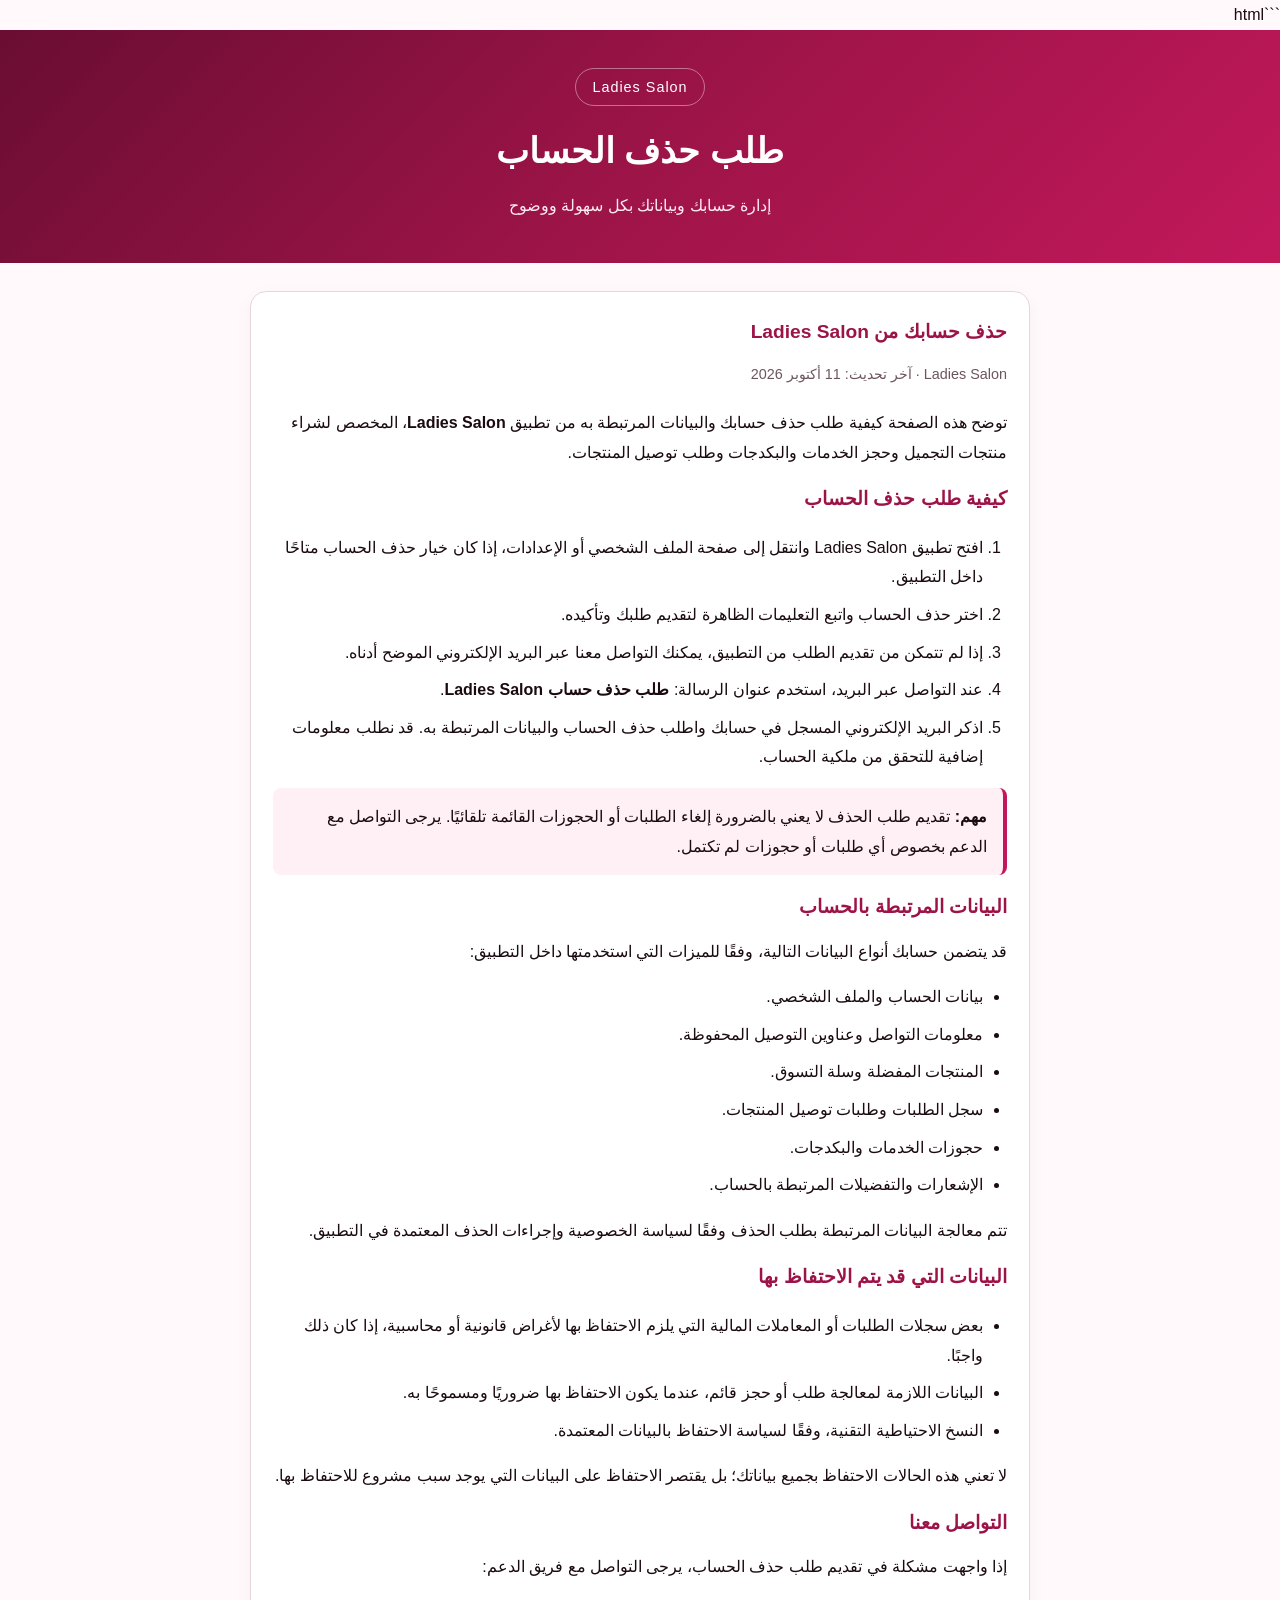
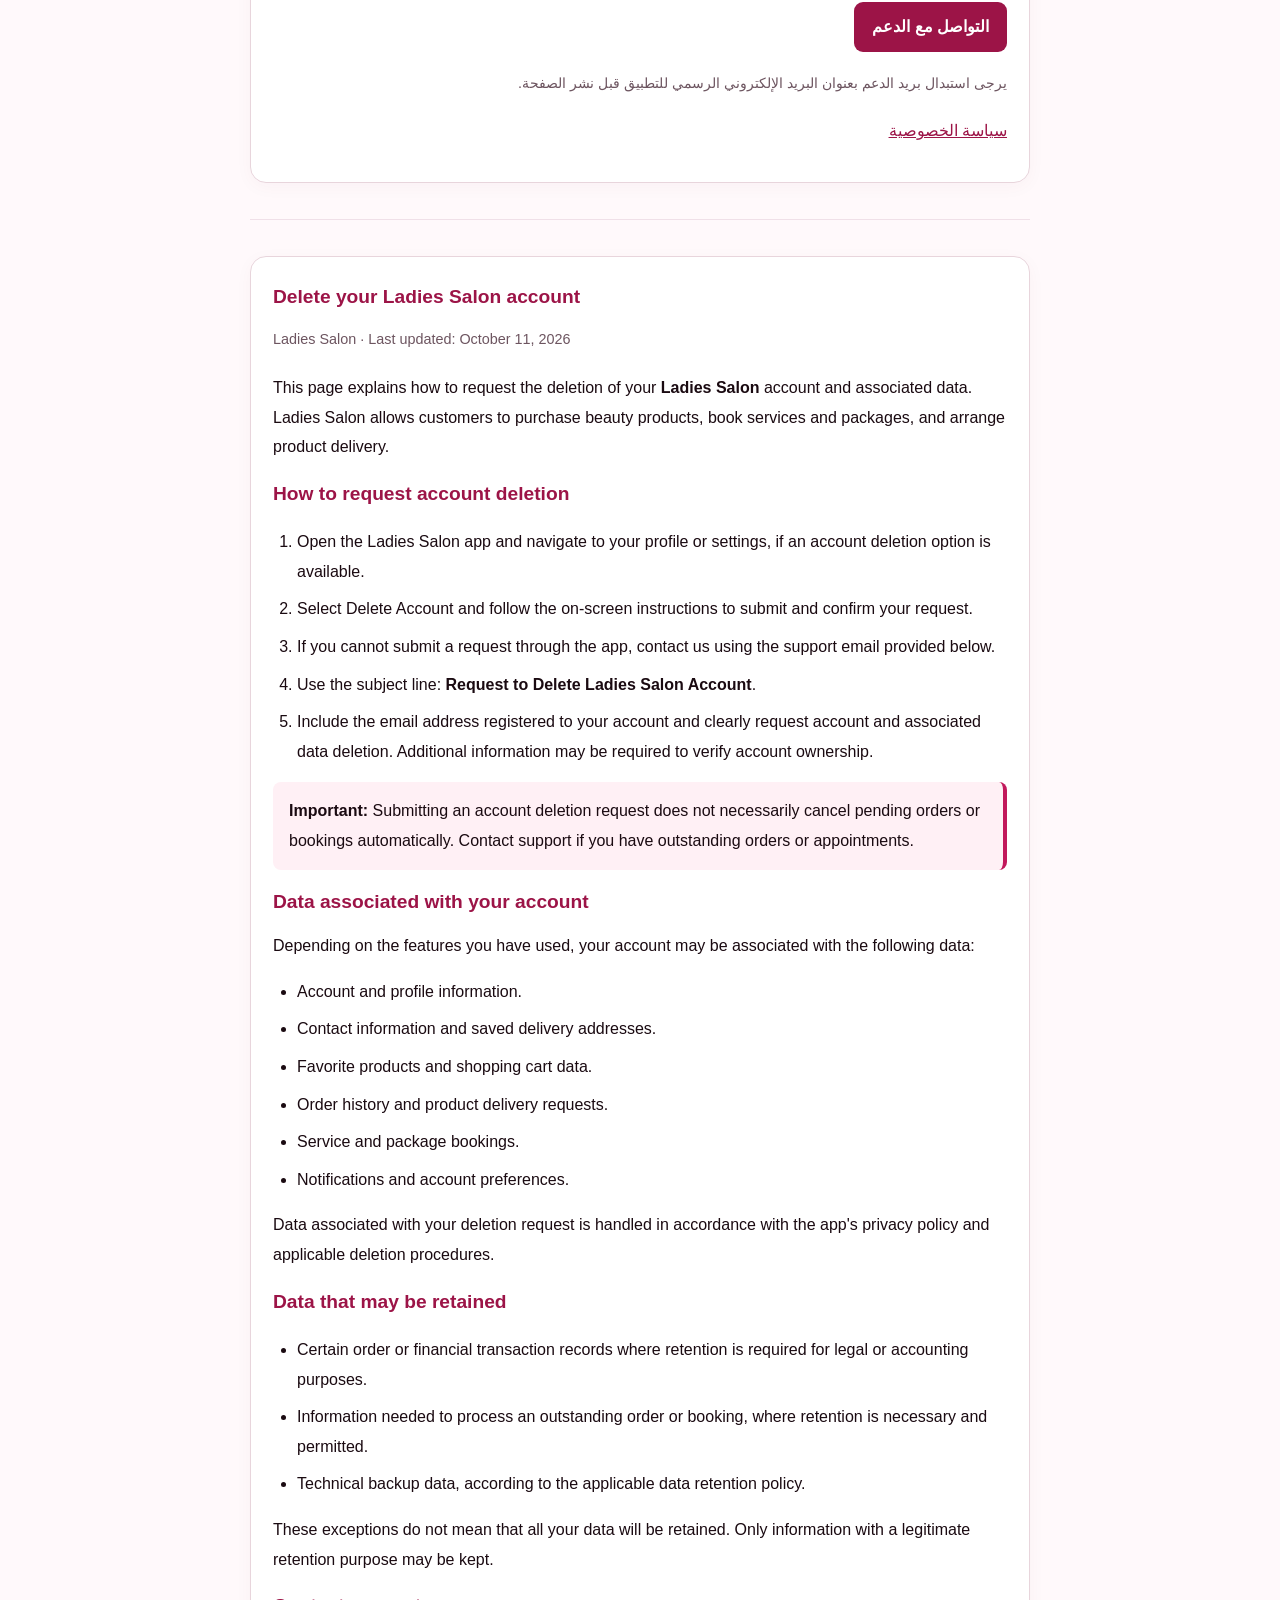
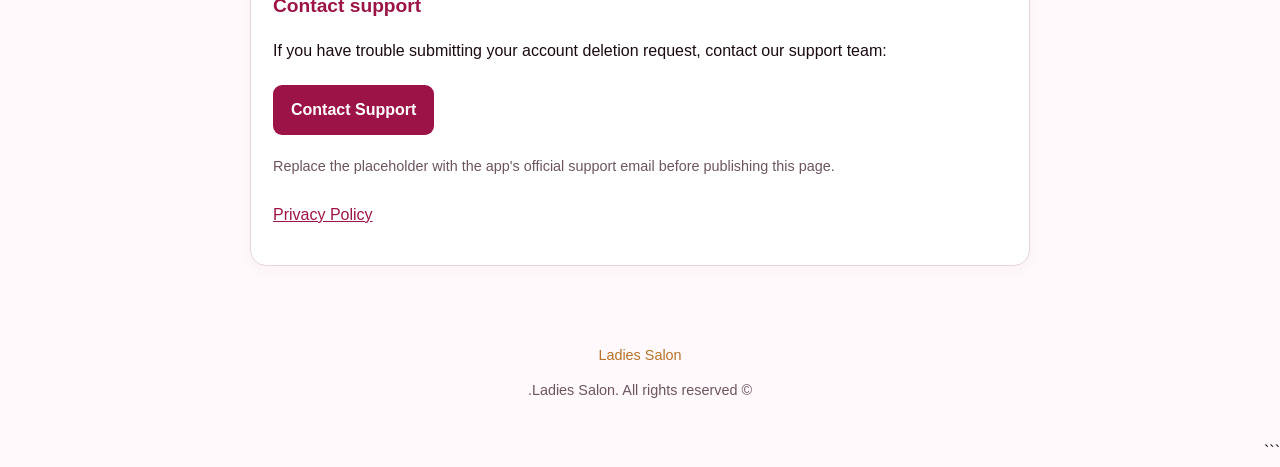
<file: delete-aacount-ladies-salon.html>
```html
<!DOCTYPE html>
<html lang="ar" dir="rtl">
<head>
  <meta charset="utf-8" />
  <meta name="viewport" content="width=device-width, initial-scale=1" />
  <meta name="theme-color" content="#9C1447" />

  <title>حذف الحساب — Ladies Salon</title>

  <meta
    name="description"
    content="تعرف على كيفية طلب حذف حسابك والبيانات المرتبطة بك من تطبيق Ladies Salon."
  />

  <style>
    :root {
      --primary: #9C1447;
      --primary-light: #C2185B;
      --primary-dark: #6A0D32;
      --primary-container: #FFDDE9;
      --secondary: #B5722A;
      --secondary-container: #FFEFD5;
      --background: #FFF9FB;
      --surface: #FFFFFF;
      --text: #1A0A11;
      --muted: #6D5560;
      --hint: #A08090;
      --border: #E8D5DC;
      --divider: #F0E0E8;
      --error: #BA1A1A;
      --success: #2E7D32;
    }

    * {
      box-sizing: border-box;
    }

    html {
      scroll-behavior: smooth;
    }

    body {
      margin: 0;
      font-family: "IBM Plex Sans Arabic", "Segoe UI", Tahoma, sans-serif;
      background: var(--background);
      color: var(--text);
      line-height: 1.85;
    }

    a {
      color: var(--primary);
      overflow-wrap: anywhere;
    }

    .hero {
      padding: 38px 20px 42px;
      text-align: center;
      color: #fff;
      background: linear-gradient(
        135deg,
        var(--primary-dark),
        var(--primary),
        var(--primary-light)
      );
    }

    .brand {
      display: inline-block;
      margin-bottom: 12px;
      padding: 5px 16px;
      border: 1px solid rgba(255, 255, 255, 0.4);
      border-radius: 30px;
      font-size: 0.9rem;
      letter-spacing: 1px;
    }

    .hero h1 {
      margin: 0 0 8px;
      font-size: clamp(1.6rem, 5vw, 2.2rem);
    }

    .hero p {
      margin: 0;
      color: #FFEAF1;
    }

    main {
      width: min(100% - 32px, 780px);
      margin: 28px auto 56px;
    }

    section {
      margin-bottom: 18px;
      padding: 22px;
      background: var(--surface);
      border: 1px solid var(--border);
      border-radius: 16px;
      box-shadow: 0 4px 18px rgba(106, 13, 50, 0.035);
    }

    h2 {
      margin: 0 0 12px;
      color: var(--primary);
      font-size: 1.2rem;
    }

    p {
      margin: 8px 0 14px;
    }

    .meta {
      margin-bottom: 20px;
      color: var(--muted);
      font-size: 0.9rem;
    }

    ol,
    ul {
      padding-inline-start: 24px;
    }

    li {
      margin-bottom: 8px;
    }

    .notice {
      padding: 14px 16px;
      background: #FFF0F5;
      border-right: 4px solid var(--primary-light);
      border-radius: 8px;
    }

    .contact {
      display: inline-block;
      margin-top: 6px;
      padding: 10px 18px;
      color: #fff;
      background: var(--primary);
      border-radius: 9px;
      text-decoration: none;
      font-weight: 600;
    }

    .contact:hover {
      background: var(--primary-dark);
    }

    .gold {
      color: var(--secondary);
    }

    .divider {
      height: 1px;
      margin: 36px 0;
      background: var(--divider);
      border: 0;
    }

    .en {
      direction: ltr;
      text-align: left;
    }

    .en ol,
    .en ul {
      padding-left: 24px;
      padding-right: 0;
    }

    footer {
      padding: 20px;
      color: var(--muted);
      text-align: center;
      font-size: 0.9rem;
    }

    @media (max-width: 480px) {
      main {
        width: calc(100% - 20px);
        margin-top: 16px;
      }

      section {
        padding: 17px;
      }

      .hero {
        padding: 30px 16px;
      }
    }
  </style>
</head>

<body>
  <header class="hero">
    <div class="brand">Ladies Salon</div>
    <h1>طلب حذف الحساب</h1>
    <p>إدارة حسابك وبياناتك بكل سهولة ووضوح</p>
  </header>

  <main>
    <section lang="ar" dir="rtl">
      <h2>حذف حسابك من Ladies Salon</h2>

      <p class="meta">
        Ladies Salon · آخر تحديث: 11 أكتوبر 2026
      </p>

      <p>
        توضح هذه الصفحة كيفية طلب حذف حسابك والبيانات المرتبطة به من تطبيق
        <strong>Ladies Salon</strong>، المخصص لشراء منتجات التجميل وحجز
        الخدمات والبكدجات وطلب توصيل المنتجات.
      </p>

      <h2>كيفية طلب حذف الحساب</h2>

      <ol>
        <li>
          افتح تطبيق Ladies Salon وانتقل إلى صفحة الملف الشخصي أو الإعدادات،
          إذا كان خيار حذف الحساب متاحًا داخل التطبيق.
        </li>
        <li>
          اختر حذف الحساب واتبع التعليمات الظاهرة لتقديم طلبك وتأكيده.
        </li>
        <li>
          إذا لم تتمكن من تقديم الطلب من التطبيق، يمكنك التواصل معنا عبر
          البريد الإلكتروني الموضح أدناه.
        </li>
        <li>
          عند التواصل عبر البريد، استخدم عنوان الرسالة:
          <strong>طلب حذف حساب Ladies Salon</strong>.
        </li>
        <li>
          اذكر البريد الإلكتروني المسجل في حسابك واطلب حذف الحساب والبيانات
          المرتبطة به. قد نطلب معلومات إضافية للتحقق من ملكية الحساب.
        </li>
      </ol>

      <p class="notice">
        <strong>مهم:</strong>
        تقديم طلب الحذف لا يعني بالضرورة إلغاء الطلبات أو الحجوزات القائمة
        تلقائيًا. يرجى التواصل مع الدعم بخصوص أي طلبات أو حجوزات لم تكتمل.
      </p>

      <h2>البيانات المرتبطة بالحساب</h2>

      <p>
        قد يتضمن حسابك أنواع البيانات التالية، وفقًا للميزات التي استخدمتها
        داخل التطبيق:
      </p>

      <ul>
        <li>بيانات الحساب والملف الشخصي.</li>
        <li>معلومات التواصل وعناوين التوصيل المحفوظة.</li>
        <li>المنتجات المفضلة وسلة التسوق.</li>
        <li>سجل الطلبات وطلبات توصيل المنتجات.</li>
        <li>حجوزات الخدمات والبكدجات.</li>
        <li>الإشعارات والتفضيلات المرتبطة بالحساب.</li>
      </ul>

      <p>
        تتم معالجة البيانات المرتبطة بطلب الحذف وفقًا لسياسة الخصوصية
        وإجراءات الحذف المعتمدة في التطبيق.
      </p>

      <h2>البيانات التي قد يتم الاحتفاظ بها</h2>

      <ul>
        <li>
          بعض سجلات الطلبات أو المعاملات المالية التي يلزم الاحتفاظ بها
          لأغراض قانونية أو محاسبية، إذا كان ذلك واجبًا.
        </li>
        <li>
          البيانات اللازمة لمعالجة طلب أو حجز قائم، عندما يكون الاحتفاظ بها
          ضروريًا ومسموحًا به.
        </li>
        <li>
          النسخ الاحتياطية التقنية، وفقًا لسياسة الاحتفاظ بالبيانات المعتمدة.
        </li>
      </ul>

      <p>
        لا تعني هذه الحالات الاحتفاظ بجميع بياناتك؛ بل يقتصر الاحتفاظ على
        البيانات التي يوجد سبب مشروع للاحتفاظ بها.
      </p>

      <h2>التواصل معنا</h2>

      <p>
        إذا واجهت مشكلة في تقديم طلب حذف الحساب، يرجى التواصل مع فريق الدعم:
      </p>

      <a class="contact" href="mailto:YOUR_SUPPORT_EMAIL">
        التواصل مع الدعم
      </a>

      <p class="meta" style="margin-top: 18px;">
        يرجى استبدال بريد الدعم بعنوان البريد الإلكتروني الرسمي للتطبيق قبل
        نشر الصفحة.
      </p>

      <p>
        <a href="privacy.html">سياسة الخصوصية</a>
      </p>
    </section>

    <hr class="divider" />

    <section class="en" lang="en" dir="ltr">
      <h2>Delete your Ladies Salon account</h2>

      <p class="meta">
        Ladies Salon · Last updated: October 11, 2026
      </p>

      <p>
        This page explains how to request the deletion of your
        <strong>Ladies Salon</strong> account and associated data.
        Ladies Salon allows customers to purchase beauty products, book
        services and packages, and arrange product delivery.
      </p>

      <h2>How to request account deletion</h2>

      <ol>
        <li>
          Open the Ladies Salon app and navigate to your profile or settings,
          if an account deletion option is available.
        </li>
        <li>
          Select Delete Account and follow the on-screen instructions to
          submit and confirm your request.
        </li>
        <li>
          If you cannot submit a request through the app, contact us using
          the support email provided below.
        </li>
        <li>
          Use the subject line:
          <strong>Request to Delete Ladies Salon Account</strong>.
        </li>
        <li>
          Include the email address registered to your account and clearly
          request account and associated data deletion. Additional
          information may be required to verify account ownership.
        </li>
      </ol>

      <p class="notice">
        <strong>Important:</strong>
        Submitting an account deletion request does not necessarily cancel
        pending orders or bookings automatically. Contact support if you
        have outstanding orders or appointments.
      </p>

      <h2>Data associated with your account</h2>

      <p>
        Depending on the features you have used, your account may be
        associated with the following data:
      </p>

      <ul>
        <li>Account and profile information.</li>
        <li>Contact information and saved delivery addresses.</li>
        <li>Favorite products and shopping cart data.</li>
        <li>Order history and product delivery requests.</li>
        <li>Service and package bookings.</li>
        <li>Notifications and account preferences.</li>
      </ul>

      <p>
        Data associated with your deletion request is handled in accordance
        with the app's privacy policy and applicable deletion procedures.
      </p>

      <h2>Data that may be retained</h2>

      <ul>
        <li>
          Certain order or financial transaction records where retention
          is required for legal or accounting purposes.
        </li>
        <li>
          Information needed to process an outstanding order or booking,
          where retention is necessary and permitted.
        </li>
        <li>
          Technical backup data, according to the applicable data retention
          policy.
        </li>
      </ul>

      <p>
        These exceptions do not mean that all your data will be retained.
        Only information with a legitimate retention purpose may be kept.
      </p>

      <h2>Contact support</h2>

      <p>
        If you have trouble submitting your account deletion request,
        contact our support team:
      </p>

      <a class="contact" href="mailto:YOUR_SUPPORT_EMAIL">
        Contact Support
      </a>

      <p class="meta" style="margin-top: 18px;">
        Replace the placeholder with the app's official support email
        before publishing this page.
      </p>

      <p>
        <a href="privacy.html">Privacy Policy</a>
      </p>
    </section>
  </main>

  <footer>
    <span class="gold">Ladies Salon</span>
    <p>© Ladies Salon. All rights reserved.</p>
  </footer>
</body>
</html>
```
</file>
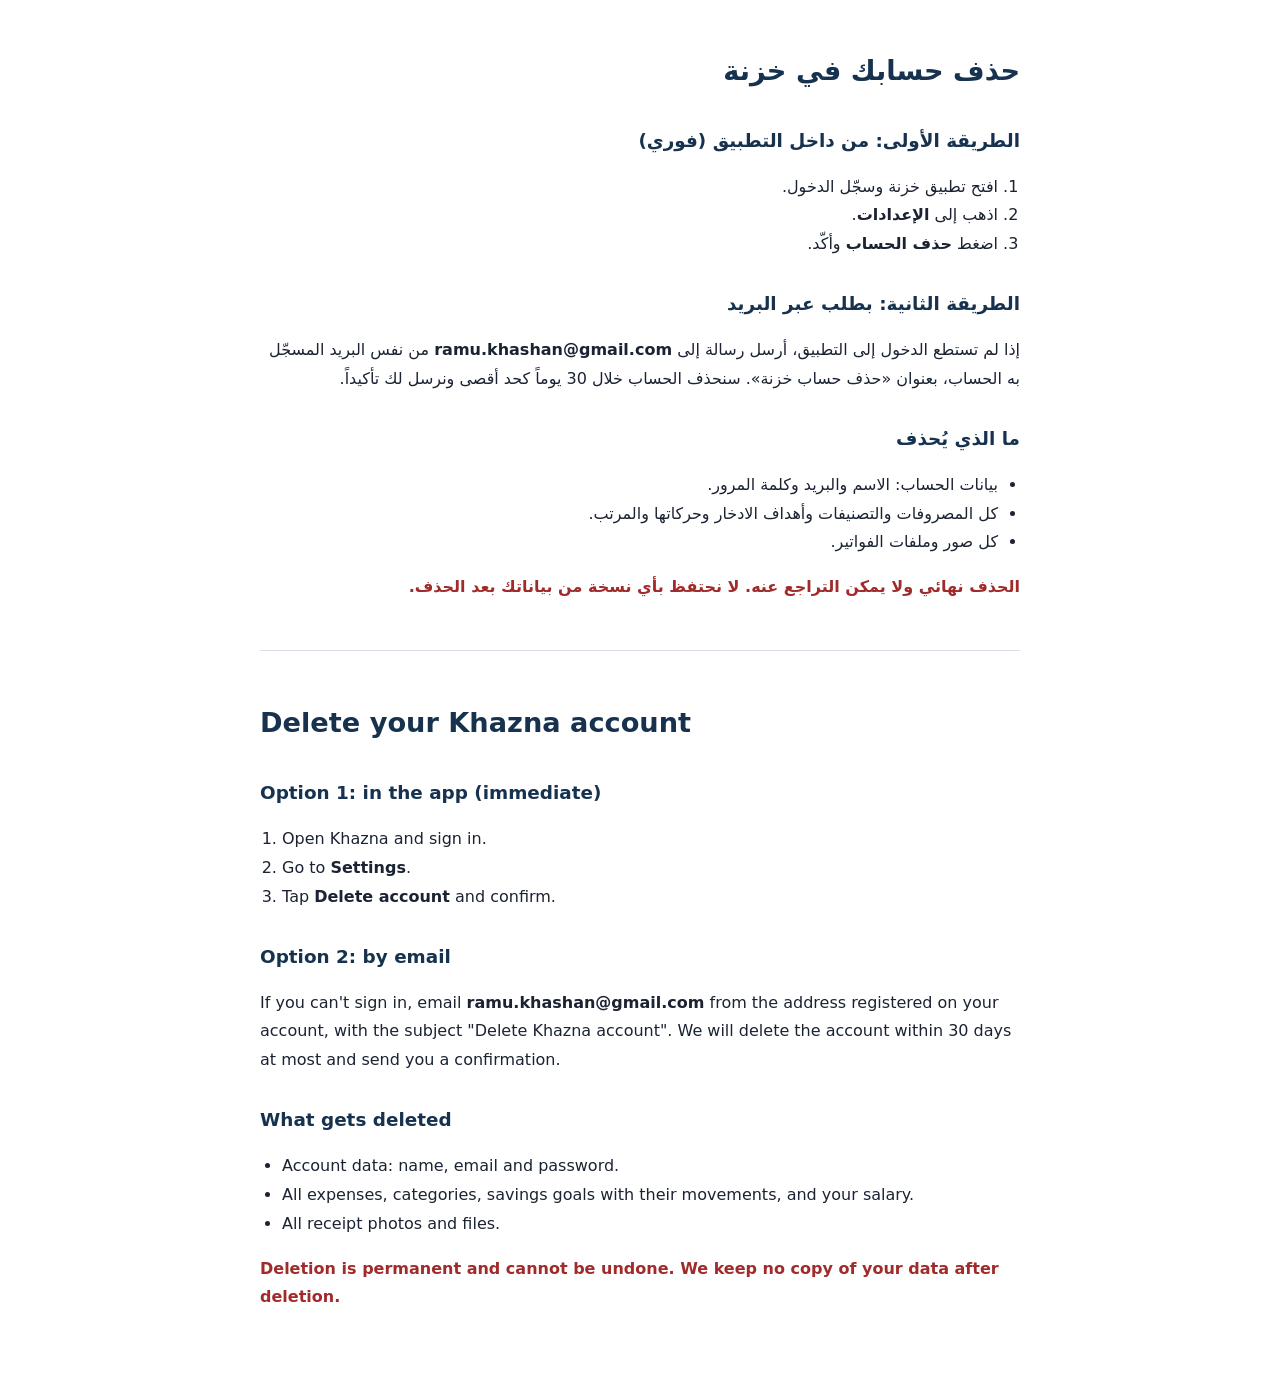
<file: delete-account.html>
<!doctype html>
<html lang="ar" dir="rtl">
<head>
<meta charset="utf-8">
<meta name="viewport" content="width=device-width, initial-scale=1">
<title>حذف الحساب - خزنة | Delete your Khazna account</title>
<style>
  :root { --ink:#1b2333; --muted:#5b6577; --brand:#16324F; --line:#d9dee8; --bg:#ffffff; --warn:#a12a2a; }
  @media (prefers-color-scheme: dark) { :root { --ink:#e6e9ef; --muted:#9aa4b5; --brand:#8DB8E8; --line:#2c3443; --bg:#121722; --warn:#f08a8a; } }
  body { margin:0; background:var(--bg); color:var(--ink); font-family: system-ui, -apple-system, "Segoe UI", Tahoma, sans-serif; line-height:1.8; }
  main { max-width: 760px; margin: 0 auto; padding: 24px 16px 64px; }
  h1 { color: var(--brand); font-size: 1.7rem; }
  h2 { color: var(--brand); font-size: 1.15rem; margin-top: 28px; }
  .warn { color: var(--warn); font-weight: 700; }
  hr { border: 0; border-top: 1px solid var(--line); margin: 48px 0; }
  [lang="en"] { direction: ltr; text-align: left; }
  ol, ul { padding-inline-start: 22px; }
</style>
</head>
<body>
<main>

<section lang="ar" dir="rtl">
  <h1>حذف حسابك في خزنة</h1>

  <h2>الطريقة الأولى: من داخل التطبيق (فوري)</h2>
  <ol>
    <li>افتح تطبيق خزنة وسجّل الدخول.</li>
    <li>اذهب إلى <b>الإعدادات</b>.</li>
    <li>اضغط <b>حذف الحساب</b> وأكّد.</li>
  </ol>

  <h2>الطريقة الثانية: بطلب عبر البريد</h2>
  <p>إذا لم تستطع الدخول إلى التطبيق، أرسل رسالة إلى <b>ramu.khashan@gmail.com</b> من نفس البريد المسجّل به الحساب، بعنوان «حذف حساب خزنة». سنحذف الحساب خلال 30 يوماً كحد أقصى ونرسل لك تأكيداً.</p>

  <h2>ما الذي يُحذف</h2>
  <ul>
    <li>بيانات الحساب: الاسم والبريد وكلمة المرور.</li>
    <li>كل المصروفات والتصنيفات وأهداف الادخار وحركاتها والمرتب.</li>
    <li>كل صور وملفات الفواتير.</li>
  </ul>
  <p class="warn">الحذف نهائي ولا يمكن التراجع عنه. لا نحتفظ بأي نسخة من بياناتك بعد الحذف.</p>
</section>

<hr>

<section lang="en" dir="ltr">
  <h1>Delete your Khazna account</h1>

  <h2>Option 1: in the app (immediate)</h2>
  <ol>
    <li>Open Khazna and sign in.</li>
    <li>Go to <b>Settings</b>.</li>
    <li>Tap <b>Delete account</b> and confirm.</li>
  </ol>

  <h2>Option 2: by email</h2>
  <p>If you can't sign in, email <b>ramu.khashan@gmail.com</b> from the address registered on your account, with the subject "Delete Khazna account". We will delete the account within 30 days at most and send you a confirmation.</p>

  <h2>What gets deleted</h2>
  <ul>
    <li>Account data: name, email and password.</li>
    <li>All expenses, categories, savings goals with their movements, and your salary.</li>
    <li>All receipt photos and files.</li>
  </ul>
  <p class="warn">Deletion is permanent and cannot be undone. We keep no copy of your data after deletion.</p>
</section>

</main>
</body>
</html>
</file>
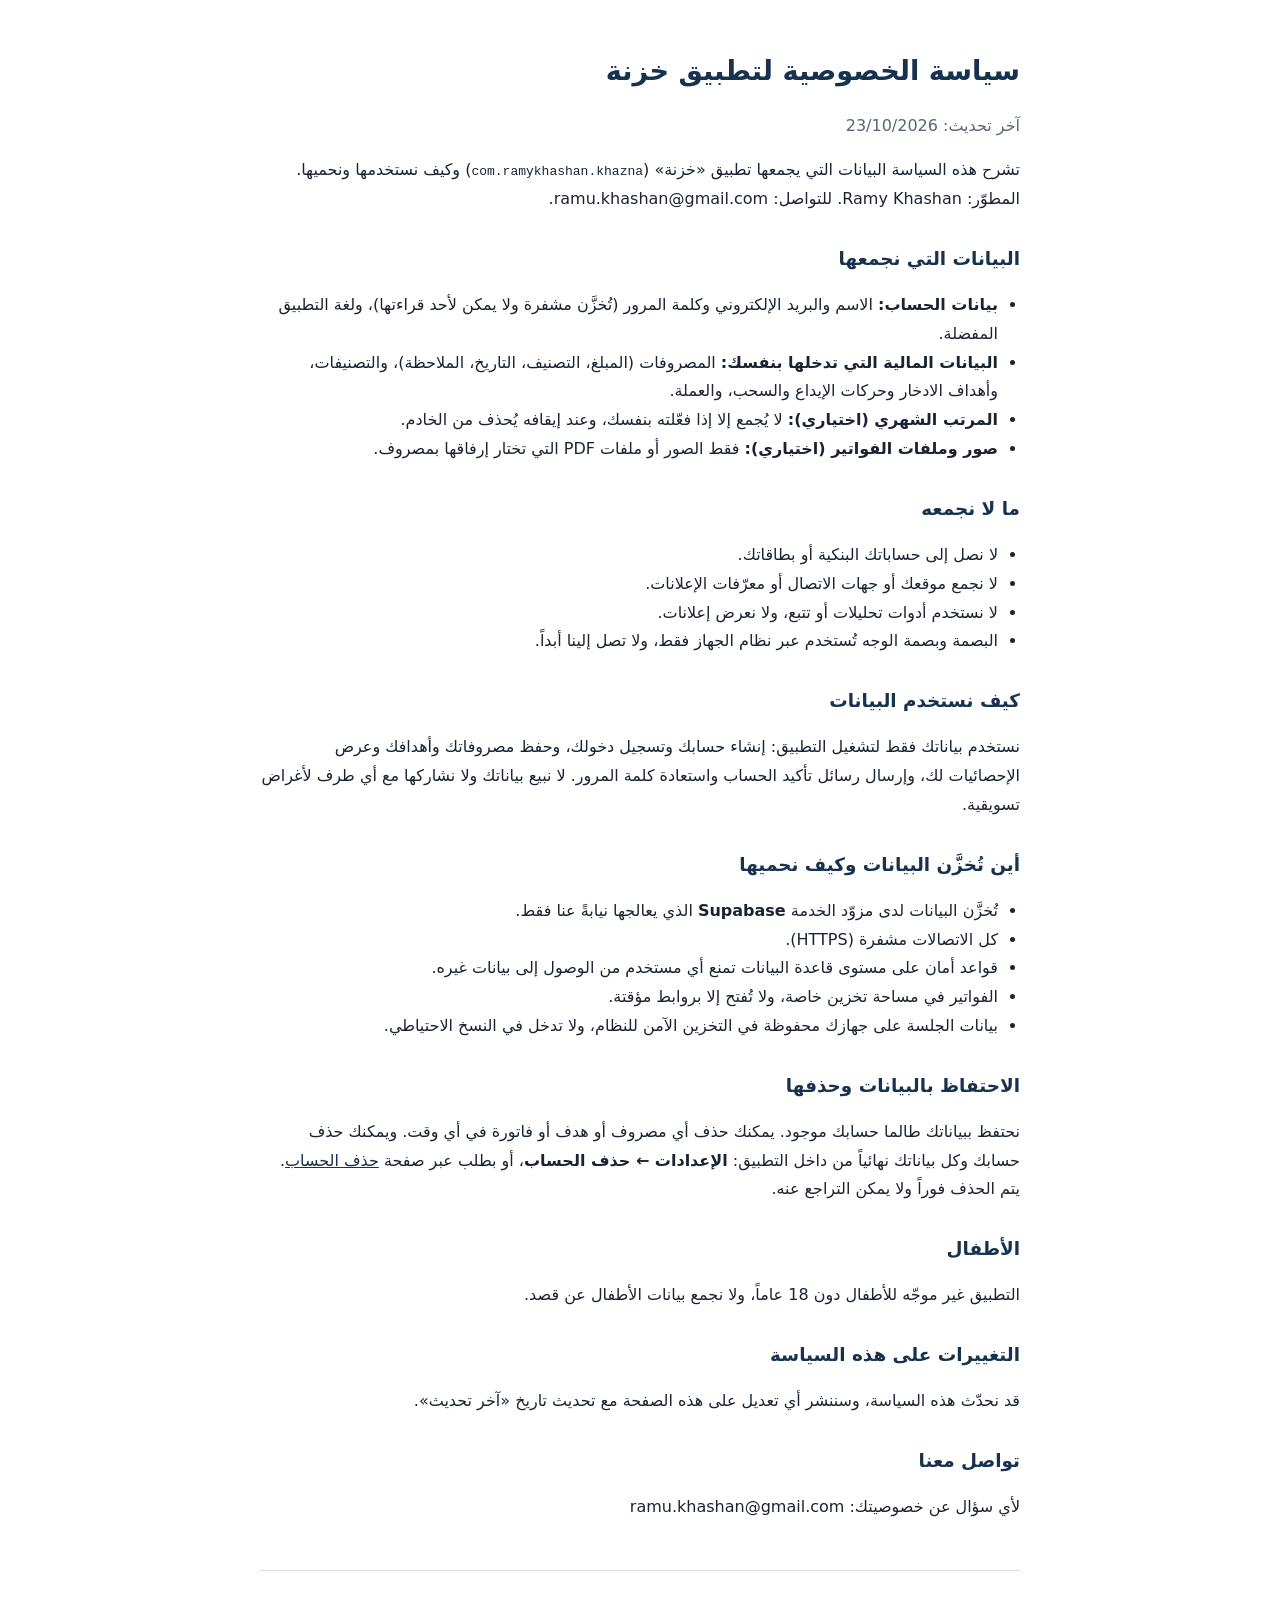
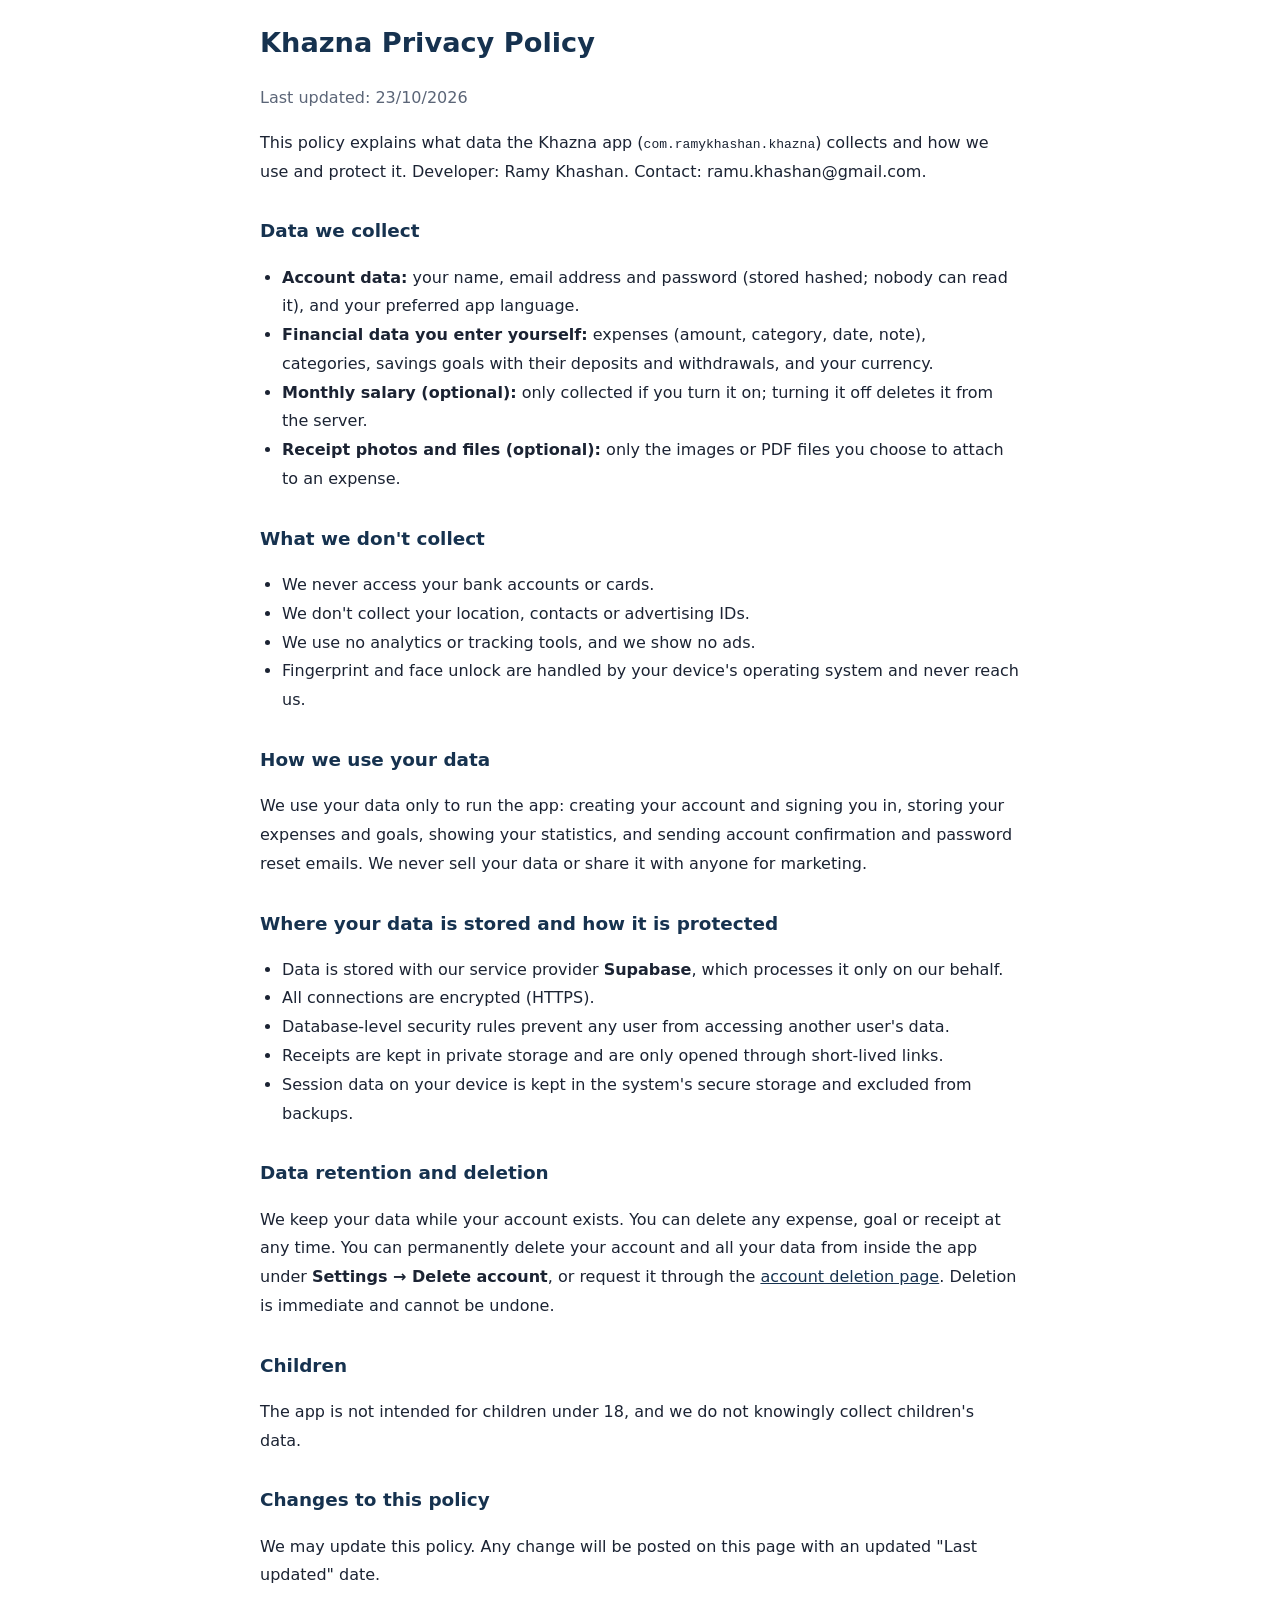
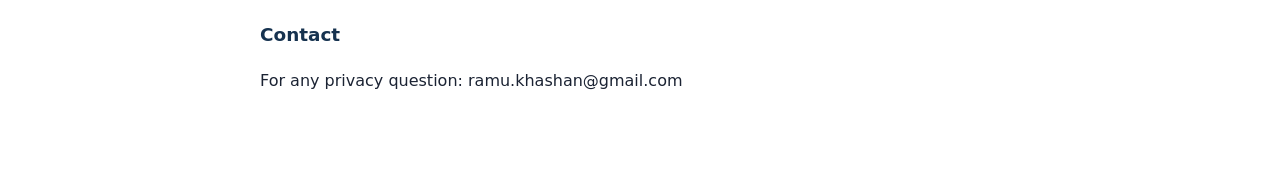
<file: privacy.html>
<!doctype html>
<html lang="ar" dir="rtl">
<head>
<meta charset="utf-8">
<meta name="viewport" content="width=device-width, initial-scale=1">
<title>سياسة الخصوصية - خزنة | Khazna Privacy Policy</title>
<style>
  :root { --ink:#1b2333; --muted:#5b6577; --brand:#16324F; --line:#d9dee8; --bg:#ffffff; }
  @media (prefers-color-scheme: dark) { :root { --ink:#e6e9ef; --muted:#9aa4b5; --brand:#8DB8E8; --line:#2c3443; --bg:#121722; } }
  body { margin:0; background:var(--bg); color:var(--ink); font-family: system-ui, -apple-system, "Segoe UI", Tahoma, sans-serif; line-height:1.8; }
  main { max-width: 760px; margin: 0 auto; padding: 24px 16px 64px; }
  h1 { color: var(--brand); font-size: 1.7rem; margin-bottom: 0; }
  h2 { color: var(--brand); font-size: 1.15rem; margin-top: 28px; }
  .muted { color: var(--muted); }
  hr { border: 0; border-top: 1px solid var(--line); margin: 48px 0; }
  [lang="en"] { direction: ltr; text-align: left; }
  a { color: var(--brand); }
  ul { padding-inline-start: 22px; }
</style>
</head>
<body>
<main>

<section lang="ar" dir="rtl">
  <h1>سياسة الخصوصية لتطبيق خزنة</h1>
  <p class="muted">آخر تحديث: 23/10/2026</p>

  <p>تشرح هذه السياسة البيانات التي يجمعها تطبيق «خزنة» (<code>com.ramykhashan.khazna</code>) وكيف نستخدمها ونحميها. المطوّر: Ramy Khashan. للتواصل: ramu.khashan@gmail.com.</p>

  <h2>البيانات التي نجمعها</h2>
  <ul>
    <li><b>بيانات الحساب:</b> الاسم والبريد الإلكتروني وكلمة المرور (تُخزَّن مشفرة ولا يمكن لأحد قراءتها)، ولغة التطبيق المفضلة.</li>
    <li><b>البيانات المالية التي تدخلها بنفسك:</b> المصروفات (المبلغ، التصنيف، التاريخ، الملاحظة)، والتصنيفات، وأهداف الادخار وحركات الإيداع والسحب، والعملة.</li>
    <li><b>المرتب الشهري (اختياري):</b> لا يُجمع إلا إذا فعّلته بنفسك، وعند إيقافه يُحذف من الخادم.</li>
    <li><b>صور وملفات الفواتير (اختياري):</b> فقط الصور أو ملفات PDF التي تختار إرفاقها بمصروف.</li>
  </ul>

  <h2>ما لا نجمعه</h2>
  <ul>
    <li>لا نصل إلى حساباتك البنكية أو بطاقاتك.</li>
    <li>لا نجمع موقعك أو جهات الاتصال أو معرّفات الإعلانات.</li>
    <li>لا نستخدم أدوات تحليلات أو تتبع، ولا نعرض إعلانات.</li>
    <li>البصمة وبصمة الوجه تُستخدم عبر نظام الجهاز فقط، ولا تصل إلينا أبداً.</li>
  </ul>

  <h2>كيف نستخدم البيانات</h2>
  <p>نستخدم بياناتك فقط لتشغيل التطبيق: إنشاء حسابك وتسجيل دخولك، وحفظ مصروفاتك وأهدافك وعرض الإحصائيات لك، وإرسال رسائل تأكيد الحساب واستعادة كلمة المرور. لا نبيع بياناتك ولا نشاركها مع أي طرف لأغراض تسويقية.</p>

  <h2>أين تُخزَّن البيانات وكيف نحميها</h2>
  <ul>
    <li>تُخزَّن البيانات لدى مزوّد الخدمة <b>Supabase</b> الذي يعالجها نيابةً عنا فقط.</li>
    <li>كل الاتصالات مشفرة (HTTPS).</li>
    <li>قواعد أمان على مستوى قاعدة البيانات تمنع أي مستخدم من الوصول إلى بيانات غيره.</li>
    <li>الفواتير في مساحة تخزين خاصة، ولا تُفتح إلا بروابط مؤقتة.</li>
    <li>بيانات الجلسة على جهازك محفوظة في التخزين الآمن للنظام، ولا تدخل في النسخ الاحتياطي.</li>
  </ul>

  <h2>الاحتفاظ بالبيانات وحذفها</h2>
  <p>نحتفظ ببياناتك طالما حسابك موجود. يمكنك حذف أي مصروف أو هدف أو فاتورة في أي وقت. ويمكنك حذف حسابك وكل بياناتك نهائياً من داخل التطبيق: <b>الإعدادات ← حذف الحساب</b>، أو بطلب عبر صفحة <a href="delete-account.html">حذف الحساب</a>. يتم الحذف فوراً ولا يمكن التراجع عنه.</p>

  <h2>الأطفال</h2>
  <p>التطبيق غير موجّه للأطفال دون 18 عاماً، ولا نجمع بيانات الأطفال عن قصد.</p>

  <h2>التغييرات على هذه السياسة</h2>
  <p>قد نحدّث هذه السياسة، وسننشر أي تعديل على هذه الصفحة مع تحديث تاريخ «آخر تحديث».</p>

  <h2>تواصل معنا</h2>
  <p>لأي سؤال عن خصوصيتك: ramu.khashan@gmail.com</p>
</section>

<hr>

<section lang="en" dir="ltr">
  <h1>Khazna Privacy Policy</h1>
  <p class="muted">Last updated: 23/10/2026</p>

  <p>This policy explains what data the Khazna app (<code>com.ramykhashan.khazna</code>) collects and how we use and protect it. Developer: Ramy Khashan. Contact: ramu.khashan@gmail.com.</p>

  <h2>Data we collect</h2>
  <ul>
    <li><b>Account data:</b> your name, email address and password (stored hashed; nobody can read it), and your preferred app language.</li>
    <li><b>Financial data you enter yourself:</b> expenses (amount, category, date, note), categories, savings goals with their deposits and withdrawals, and your currency.</li>
    <li><b>Monthly salary (optional):</b> only collected if you turn it on; turning it off deletes it from the server.</li>
    <li><b>Receipt photos and files (optional):</b> only the images or PDF files you choose to attach to an expense.</li>
  </ul>

  <h2>What we don't collect</h2>
  <ul>
    <li>We never access your bank accounts or cards.</li>
    <li>We don't collect your location, contacts or advertising IDs.</li>
    <li>We use no analytics or tracking tools, and we show no ads.</li>
    <li>Fingerprint and face unlock are handled by your device's operating system and never reach us.</li>
  </ul>

  <h2>How we use your data</h2>
  <p>We use your data only to run the app: creating your account and signing you in, storing your expenses and goals, showing your statistics, and sending account confirmation and password reset emails. We never sell your data or share it with anyone for marketing.</p>

  <h2>Where your data is stored and how it is protected</h2>
  <ul>
    <li>Data is stored with our service provider <b>Supabase</b>, which processes it only on our behalf.</li>
    <li>All connections are encrypted (HTTPS).</li>
    <li>Database-level security rules prevent any user from accessing another user's data.</li>
    <li>Receipts are kept in private storage and are only opened through short-lived links.</li>
    <li>Session data on your device is kept in the system's secure storage and excluded from backups.</li>
  </ul>

  <h2>Data retention and deletion</h2>
  <p>We keep your data while your account exists. You can delete any expense, goal or receipt at any time. You can permanently delete your account and all your data from inside the app under <b>Settings → Delete account</b>, or request it through the <a href="delete-account.html">account deletion page</a>. Deletion is immediate and cannot be undone.</p>

  <h2>Children</h2>
  <p>The app is not intended for children under 18, and we do not knowingly collect children's data.</p>

  <h2>Changes to this policy</h2>
  <p>We may update this policy. Any change will be posted on this page with an updated "Last updated" date.</p>

  <h2>Contact</h2>
  <p>For any privacy question: ramu.khashan@gmail.com</p>
</section>

</main>
</body>
</html>
</file>
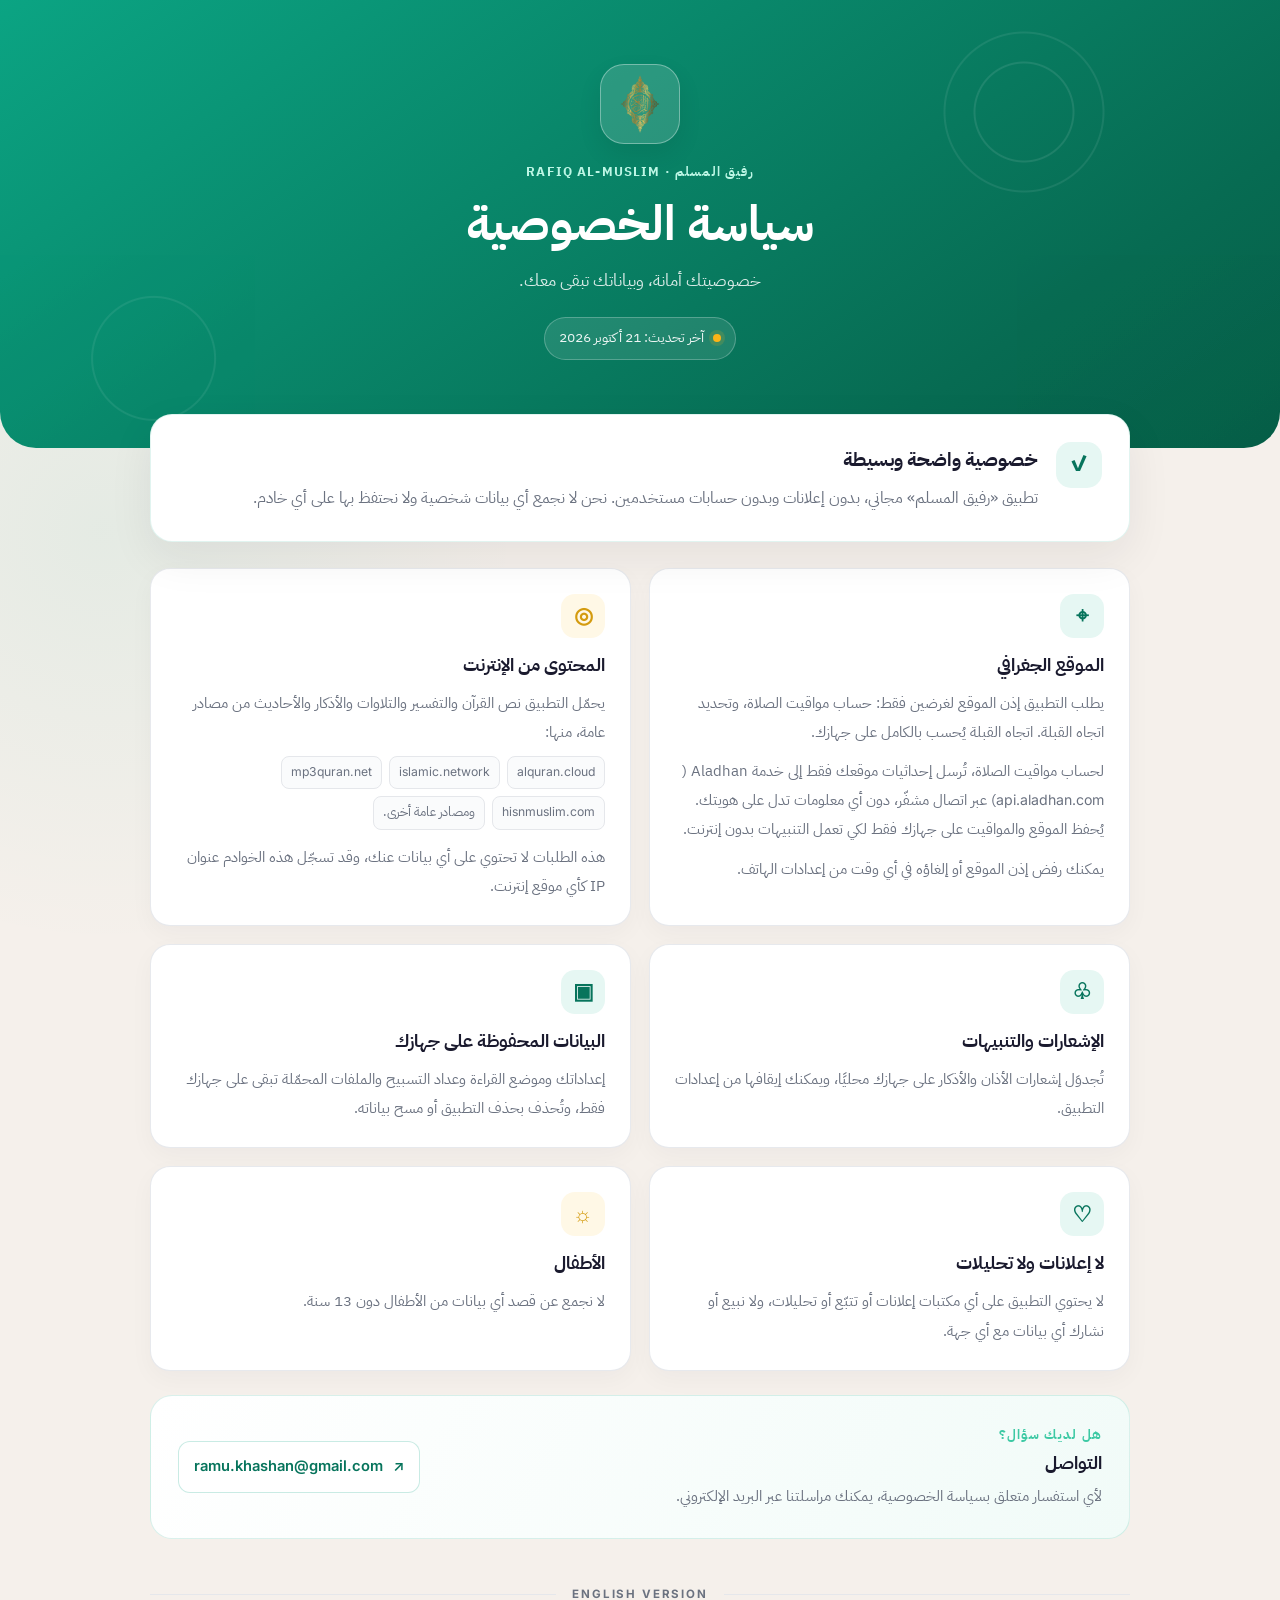
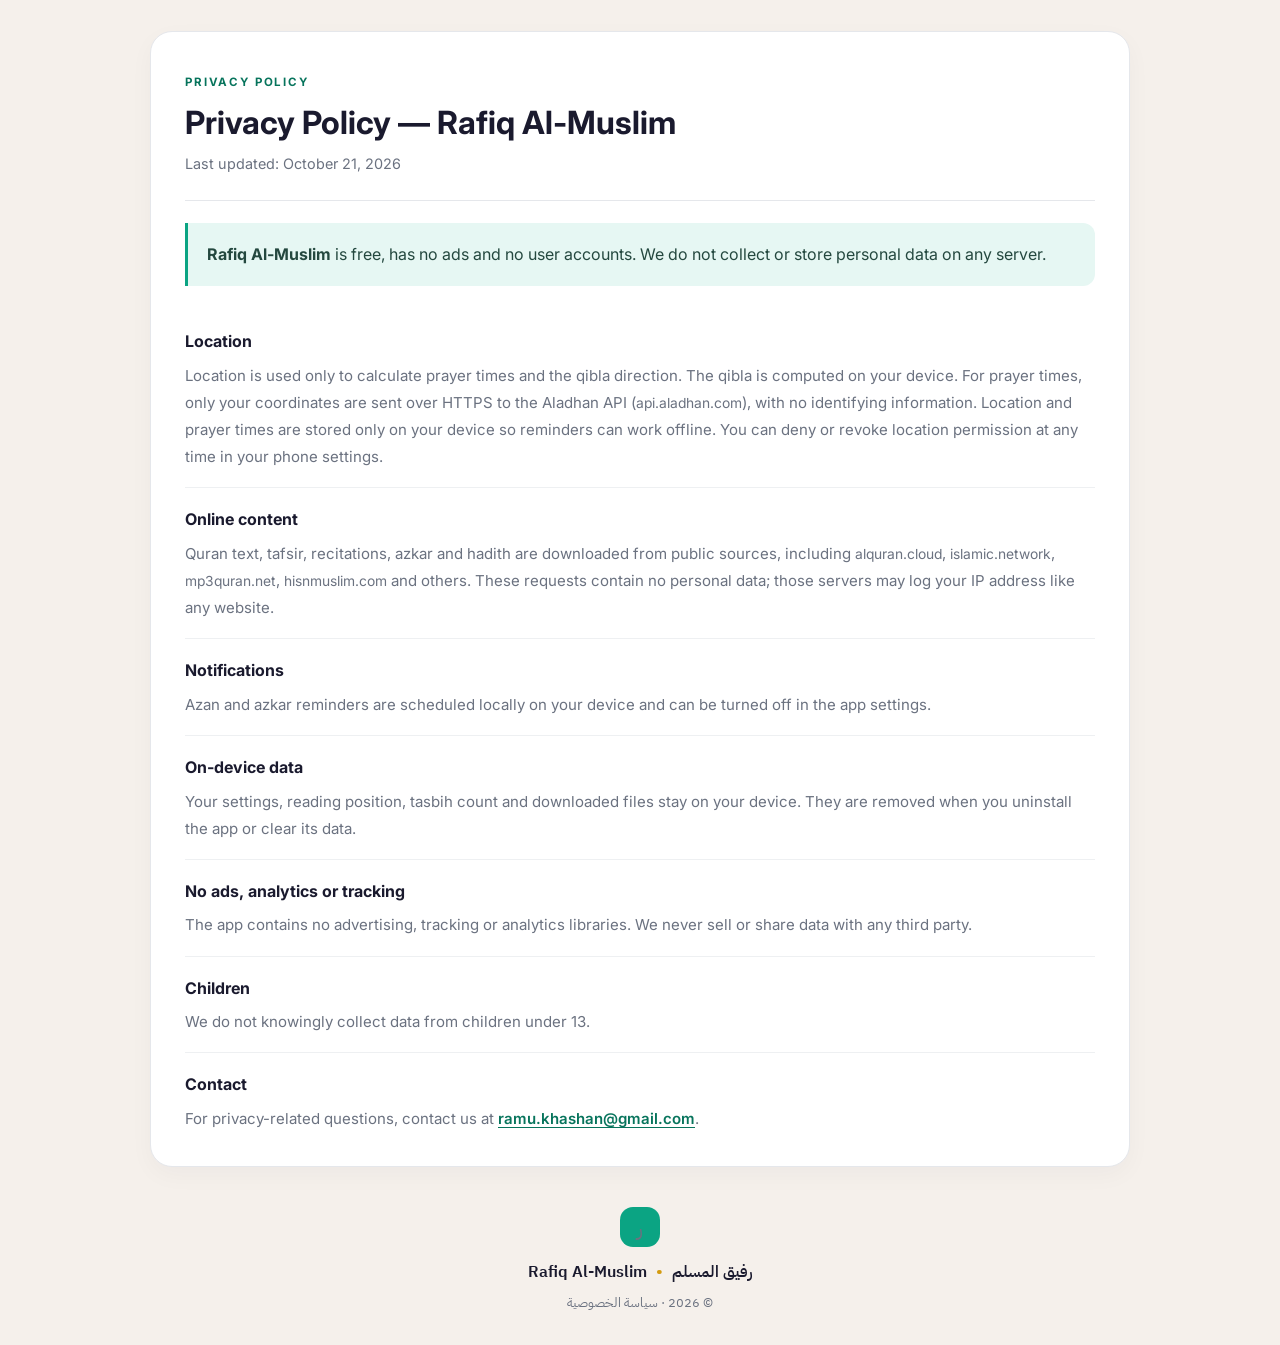
<file: rafiq_elmoslm.html>
<!DOCTYPE html>
<html lang="ar" dir="rtl">
<head>
  <meta charset="UTF-8">
  <meta name="viewport" content="width=device-width, initial-scale=1.0">
  <meta name="theme-color" content="#0BA483">
  <meta name="description" content="سياسة الخصوصية لتطبيق رفيق المسلم — Privacy Policy for Rafiq Al-Muslim.">
  <title>سياسة الخصوصية | رفيق المسلم</title>
  <link rel="preconnect" href="https://fonts.googleapis.com">
  <link rel="preconnect" href="https://fonts.gstatic.com" crossorigin>
  <link href="https://fonts.googleapis.com/css2?family=IBM+Plex+Sans+Arabic:wght@400;500;600;700&family=Inter:wght@400;500;600;700&display=swap" rel="stylesheet">
  <link rel="stylesheet" href="style.css">
</head>
<body>
  <header class="hero">
    <div class="hero-pattern" aria-hidden="true"></div>
    <div class="container hero-content">
<div class="app-mark">
  <img src="logo.png" alt="شعار رفيق المسلم">
</div>      <p class="eyebrow">رفيق المسلم · RAFIQ AL-MUSLIM</p>
      <h1>سياسة الخصوصية</h1>
      <p class="hero-subtitle">خصوصيتك أمانة، وبياناتك تبقى معك.</p>
      <div class="updated"><span class="status-dot"></span> آخر تحديث: 21 أكتوبر 2026</div>
    </div>
  </header>

  <main class="container main-content">
    <section class="intro-card">
      <div class="intro-icon" aria-hidden="true">✓</div>
      <div>
        <h2>خصوصية واضحة وبسيطة</h2>
        <p>تطبيق «رفيق المسلم» مجاني، بدون إعلانات وبدون حسابات مستخدمين. نحن لا نجمع أي بيانات شخصية ولا نحتفظ بها على أي خادم.</p>
      </div>
    </section>

    <div class="policy-grid">
      <article class="policy-card">
        <div class="card-icon" aria-hidden="true">⌖</div>
        <h2>الموقع الجغرافي</h2>
        <p>يطلب التطبيق إذن الموقع لغرضين فقط: حساب مواقيت الصلاة، وتحديد اتجاه القبلة. اتجاه القبلة يُحسب بالكامل على جهازك.</p>
        <p>لحساب مواقيت الصلاة، تُرسل إحداثيات موقعك فقط إلى خدمة Aladhan (<span class="ltr">api.aladhan.com</span>) عبر اتصال مشفّر، دون أي معلومات تدل على هويتك. يُحفظ الموقع والمواقيت على جهازك فقط لكي تعمل التنبيهات بدون إنترنت.</p>
        <p>يمكنك رفض إذن الموقع أو إلغاؤه في أي وقت من إعدادات الهاتف.</p>
      </article>

      <article class="policy-card">
        <div class="card-icon" aria-hidden="true">◎</div>
        <h2>المحتوى من الإنترنت</h2>
        <p>يحمّل التطبيق نص القرآن والتفسير والتلاوات والأذكار والأحاديث من مصادر عامة، منها:</p>
        <ul class="source-list">
          <li><span class="ltr">alquran.cloud</span></li>
          <li><span class="ltr">islamic.network</span></li>
          <li><span class="ltr">mp3quran.net</span></li>
          <li><span class="ltr">hisnmuslim.com</span></li>
          <li>ومصادر عامة أخرى.</li>
        </ul>
        <p>هذه الطلبات لا تحتوي على أي بيانات عنك، وقد تسجّل هذه الخوادم عنوان IP كأي موقع إنترنت.</p>
      </article>

      <article class="policy-card">
        <div class="card-icon" aria-hidden="true">♧</div>
        <h2>الإشعارات والتنبيهات</h2>
        <p>تُجدوَل إشعارات الأذان والأذكار على جهازك محليًا، ويمكنك إيقافها من إعدادات التطبيق.</p>
      </article>

      <article class="policy-card">
        <div class="card-icon" aria-hidden="true">▣</div>
        <h2>البيانات المحفوظة على جهازك</h2>
        <p>إعداداتك وموضع القراءة وعداد التسبيح والملفات المحمّلة تبقى على جهازك فقط، وتُحذف بحذف التطبيق أو مسح بياناته.</p>
      </article>

      <article class="policy-card">
        <div class="card-icon" aria-hidden="true">♡</div>
        <h2>لا إعلانات ولا تحليلات</h2>
        <p>لا يحتوي التطبيق على أي مكتبات إعلانات أو تتبّع أو تحليلات، ولا نبيع أو نشارك أي بيانات مع أي جهة.</p>
      </article>

      <article class="policy-card">
        <div class="card-icon" aria-hidden="true">☼</div>
        <h2>الأطفال</h2>
        <p>لا نجمع عن قصد أي بيانات من الأطفال دون 13 سنة.</p>
      </article>
    </div>

    <section class="contact-card">
      <div>
        <p class="eyebrow">هل لديك سؤال؟</p>
        <h2>التواصل</h2>
        <p>لأي استفسار متعلق بسياسة الخصوصية، يمكنك مراسلتنا عبر البريد الإلكتروني.</p>
      </div>
      <a class="email-link ltr" href="mailto:ramu.khashan@gmail.com">ramu.khashan@gmail.com <span aria-hidden="true">↗</span></a>
    </section>

    <div class="language-divider"><span></span><p>ENGLISH VERSION</p><span></span></div>

    <section class="english-section" lang="en" dir="ltr">
      <div class="english-heading">
        <span class="english-label">PRIVACY POLICY</span>
        <h2>Privacy Policy — Rafiq Al-Muslim</h2>
        <p class="english-updated">Last updated: October 21, 2026</p>
      </div>

      <div class="english-intro">
        <p><strong>Rafiq Al-Muslim</strong> is free, has no ads and no user accounts. We do not collect or store personal data on any server.</p>
      </div>

      <article class="english-item">
        <h3>Location</h3>
        <p>Location is used only to calculate prayer times and the qibla direction. The qibla is computed on your device. For prayer times, only your coordinates are sent over HTTPS to the Aladhan API (<span class="ltr">api.aladhan.com</span>), with no identifying information. Location and prayer times are stored only on your device so reminders can work offline. You can deny or revoke location permission at any time in your phone settings.</p>
      </article>

      <article class="english-item">
        <h3>Online content</h3>
        <p>Quran text, tafsir, recitations, azkar and hadith are downloaded from public sources, including <span class="ltr">alquran.cloud</span>, <span class="ltr">islamic.network</span>, <span class="ltr">mp3quran.net</span>, <span class="ltr">hisnmuslim.com</span> and others. These requests contain no personal data; those servers may log your IP address like any website.</p>
      </article>

      <article class="english-item">
        <h3>Notifications</h3>
        <p>Azan and azkar reminders are scheduled locally on your device and can be turned off in the app settings.</p>
      </article>

      <article class="english-item">
        <h3>On-device data</h3>
        <p>Your settings, reading position, tasbih count and downloaded files stay on your device. They are removed when you uninstall the app or clear its data.</p>
      </article>

      <article class="english-item">
        <h3>No ads, analytics or tracking</h3>
        <p>The app contains no advertising, tracking or analytics libraries. We never sell or share data with any third party.</p>
      </article>

      <article class="english-item">
        <h3>Children</h3>
        <p>We do not knowingly collect data from children under 13.</p>
      </article>

      <article class="english-item">
        <h3>Contact</h3>
        <p>For privacy-related questions, contact us at <a href="mailto:ramu.khashan@gmail.com">ramu.khashan@gmail.com</a>.</p>
      </article>
    </section>

    <footer class="footer">
      <div class="footer-mark">ر</div>
      <p>رفيق المسلم <span aria-hidden="true">•</span> Rafiq Al-Muslim</p>
      <small>© 2026 · سياسة الخصوصية</small>
    </footer>
  </main>
</body>
</html>
</file>
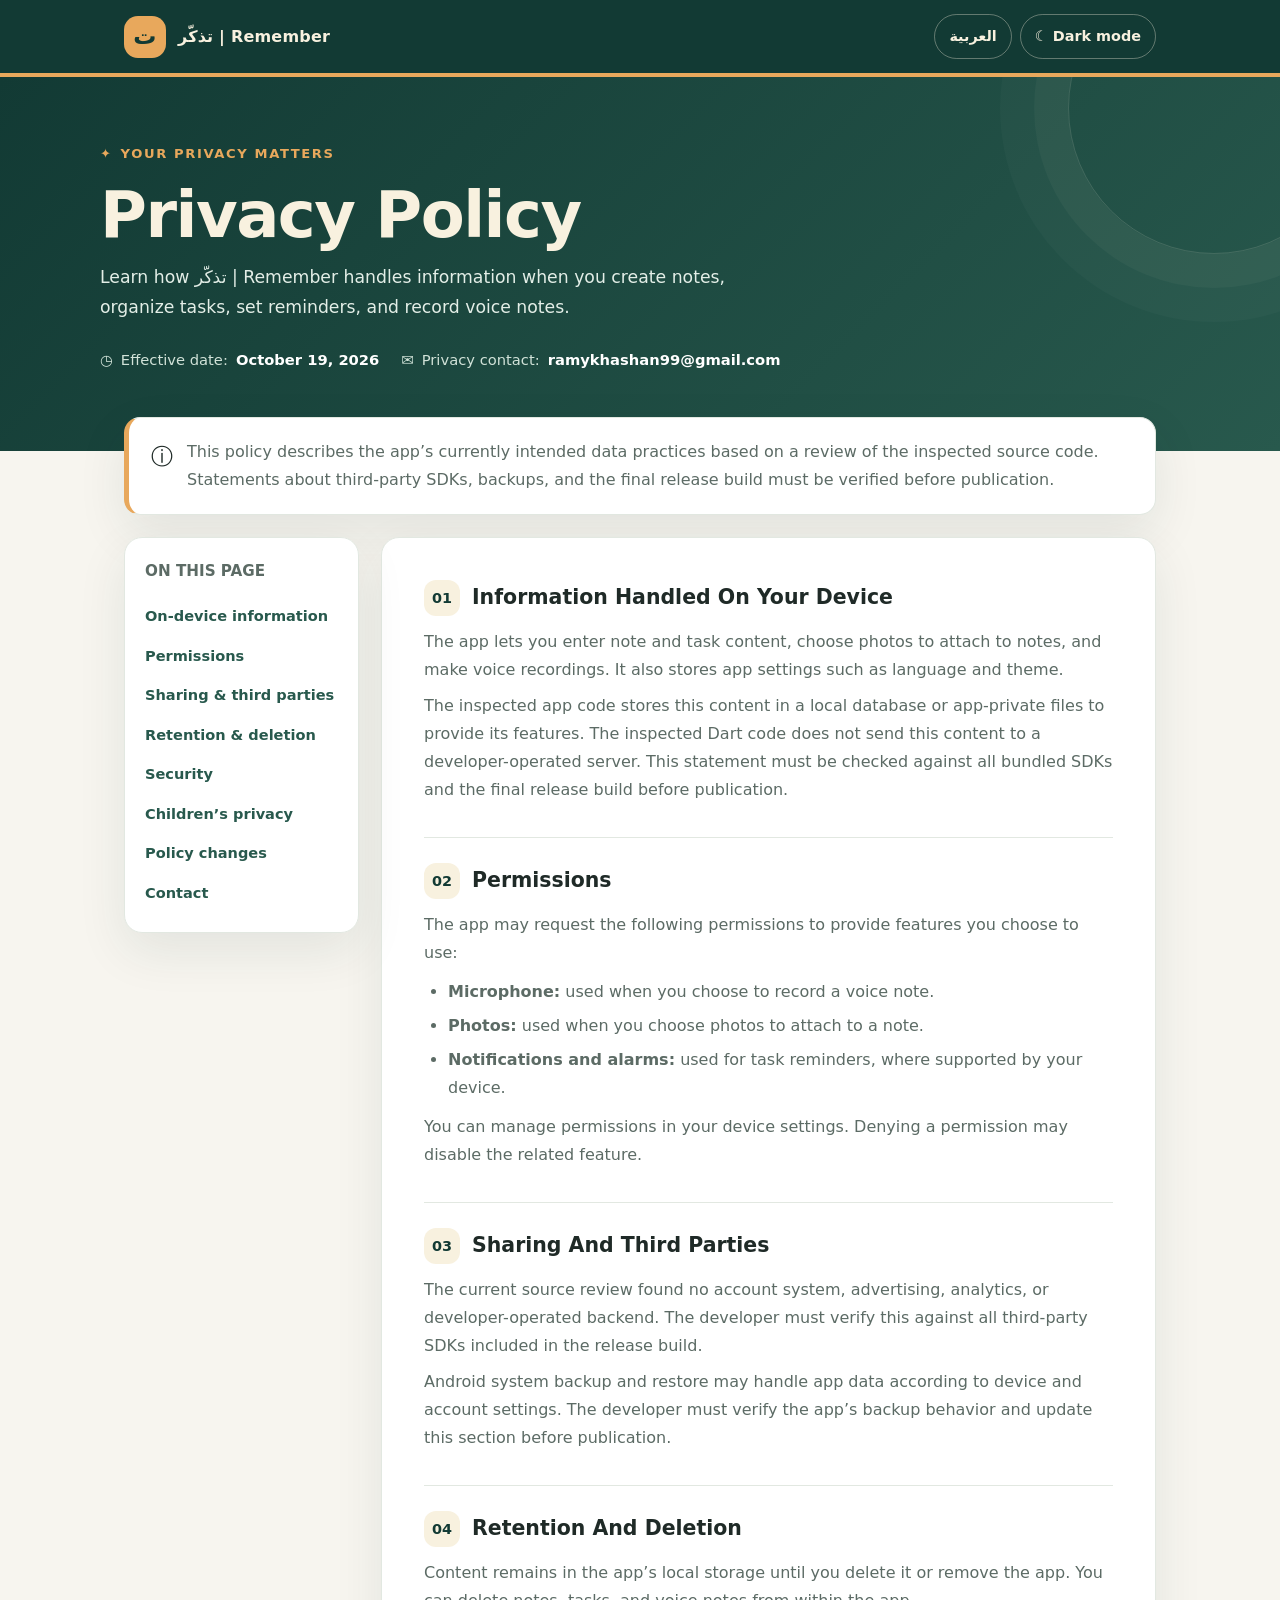
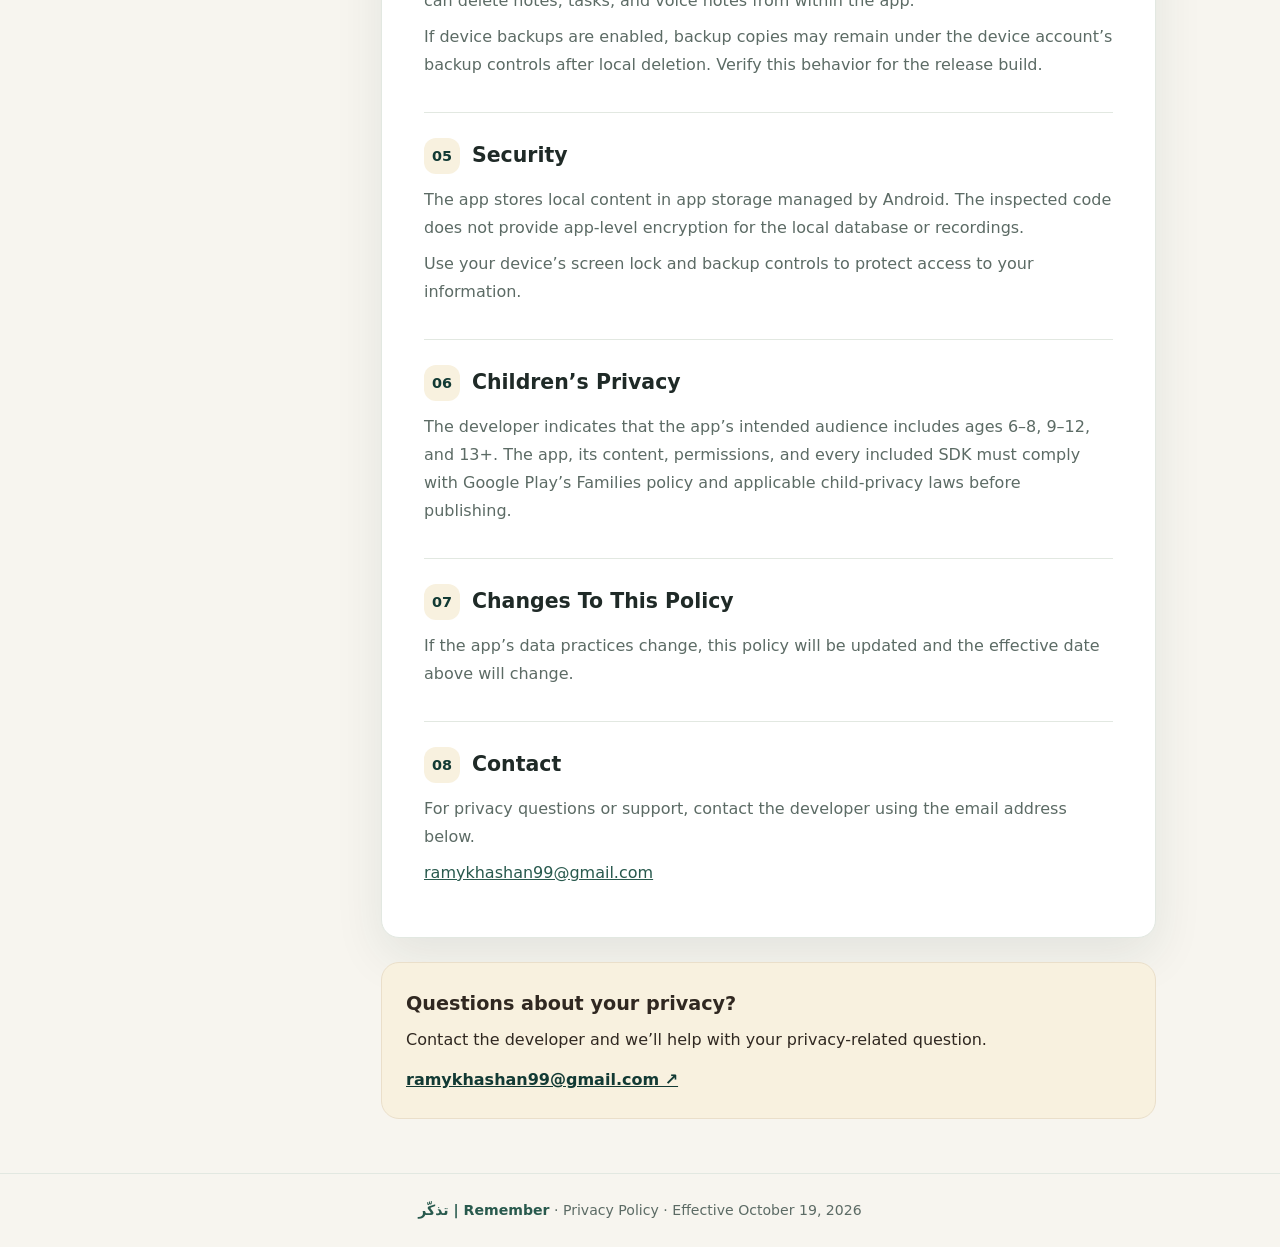
<file: remember_privacy.html>
<!DOCTYPE html>
<html lang="en">
<head>
  <meta charset="UTF-8">
  <meta name="viewport" content="width=device-width, initial-scale=1">
  <meta name="theme-color" content="#28594d">
  <meta name="description" content="Privacy Policy for تذكّر | Remember, a notes, tasks, reminders, and voice notes app.">
  <title>Privacy Policy | تذكّر Remember</title>
  <style>
    :root {
      color-scheme: light;
      --forest: #28594d;
      --forest-deep: #123a34;
      --sage: #8fc1ab;
      --amber: #e8a85c;
      --coral: #e88667;
      --paper: #f8f1df;
      --background: #f7f5ef;
      --card: #ffffff;
      --text: #1f2a27;
      --muted: #5c6b65;
      --border: #e2e8e1;
      --shadow: 0 18px 50px rgba(18, 58, 52, .09);
    }
    [data-theme="dark"] {
      color-scheme: dark;
      --background: #0c1614;
      --card: #172723;
      --text: #e8efe9;
      --muted: #b4c4bc;
      --border: #2b4039;
      --shadow: 0 18px 50px rgba(0, 0, 0, .22);
    }
    * { box-sizing: border-box; }
    html { scroll-behavior: smooth; }
    body {
      margin: 0;
      background: var(--background);
      color: var(--text);
      font-family: Inter, ui-sans-serif, system-ui, -apple-system, BlinkMacSystemFont, "Segoe UI", Arial, sans-serif;
      line-height: 1.75;
      transition: background .2s ease, color .2s ease;
    }
    a { color: var(--forest); }
    [data-theme="dark"] a { color: var(--sage); }
    .topbar {
      background: var(--forest-deep);
      color: #f8f1df;
      border-bottom: 4px solid var(--amber);
    }
    .topbar-inner {
      max-width: 1080px;
      margin: auto;
      padding: 14px 24px;
      display: flex;
      align-items: center;
      justify-content: space-between;
      gap: 16px;
    }
    .brand { display: flex; align-items: center; gap: 12px; font-weight: 750; letter-spacing: .2px; }
    .brand-mark {
      display: grid; place-items: center; width: 42px; height: 42px;
      border-radius: 14px; background: var(--amber); color: var(--forest-deep);
      font-size: 23px; font-weight: 900;
    }
    .actions { display: flex; flex-wrap: wrap; gap: 8px; }
    button {
      appearance: none; border: 1px solid rgba(248,241,223,.35); border-radius: 999px;
      padding: 9px 14px; background: transparent; color: inherit; font: inherit;
      font-size: .9rem; font-weight: 650; cursor: pointer;
    }
    button:hover, button:focus-visible { outline: 2px solid var(--amber); outline-offset: 2px; }
    .hero {
      background: linear-gradient(135deg, var(--forest-deep), var(--forest));
      color: #f8f1df; padding: 62px 24px 78px; position: relative; overflow: hidden;
    }
    .hero::after {
      content: ""; position: absolute; width: 290px; height: 290px; border-radius: 50%;
      right: -80px; top: -115px; border: 1px solid rgba(248,241,223,.15);
      box-shadow: 0 0 0 34px rgba(248,241,223,.035), 0 0 0 68px rgba(248,241,223,.025);
    }
    .hero-inner { max-width: 1080px; margin: auto; position: relative; z-index: 1; }
    .eyebrow {
      display: inline-flex; align-items: center; gap: 8px; color: var(--amber);
      font-size: .82rem; font-weight: 800; text-transform: uppercase; letter-spacing: 1.6px;
    }
    h1 { margin: 12px 0 10px; font-size: clamp(2.2rem, 6vw, 4rem); line-height: 1.13; letter-spacing: -1.5px; }
    .hero p { max-width: 650px; margin: 0; color: #e3eee7; font-size: 1.08rem; }
    .meta { display: flex; flex-wrap: wrap; gap: 10px 22px; margin-top: 25px; color: #d1e2d8; font-size: .92rem; }
    .meta span { display: inline-flex; align-items: center; gap: 8px; }
    .meta strong { color: #fff; }
    main { max-width: 1080px; margin: -34px auto 0; padding: 0 24px 54px; position: relative; z-index: 2; }
    .notice {
      display: flex; gap: 14px; align-items: flex-start; padding: 20px 22px; margin-bottom: 22px;
      background: var(--card); border: 1px solid var(--border); border-left: 5px solid var(--amber);
      border-radius: 16px; box-shadow: var(--shadow);
    }
    [dir="rtl"] .notice { border-left: 1px solid var(--border); border-right: 5px solid var(--amber); }
    .notice-icon { font-size: 1.35rem; }
    .notice p { margin: 0; color: var(--muted); }
    .content-grid { display: grid; grid-template-columns: 235px minmax(0, 1fr); gap: 22px; align-items: start; }
    nav, .policy-card {
      background: var(--card); border: 1px solid var(--border); border-radius: 18px; box-shadow: var(--shadow);
    }
    nav { padding: 20px; position: sticky; top: 18px; }
    nav h2 { margin: 0 0 12px; font-size: .95rem; color: var(--muted); }
    nav a { display: block; padding: 7px 0; text-decoration: none; font-size: .91rem; font-weight: 600; }
    nav a:hover { text-decoration: underline; }
    .policy-card { padding: clamp(22px, 4vw, 42px); }
    .policy-section { padding: 0 0 25px; margin: 0 0 25px; border-bottom: 1px solid var(--border); scroll-margin-top: 24px; }
    .policy-section:last-child { border-bottom: 0; margin-bottom: 0; padding-bottom: 0; }
    h2.section-title { display: flex; align-items: center; gap: 12px; margin: 0 0 12px; font-size: 1.28rem; line-height: 1.4; }
    .section-number {
      flex: 0 0 36px; display: grid; place-items: center; width: 36px; height: 36px;
      border-radius: 12px; background: var(--paper); color: var(--forest-deep); font-size: .9rem; font-weight: 850;
    }
    [data-theme="dark"] .section-number { background: #2d493f; color: #f8f1df; }
    .policy-section p { margin: 8px 0; color: var(--muted); }
    .policy-section ul { margin: 8px 0; padding-inline-start: 24px; color: var(--muted); }
    .policy-section li { padding: 3px 0; }
    .contact-card {
      margin-top: 24px; padding: 24px; border-radius: 18px;
      background: var(--paper); color: #302821; border: 1px solid #eadfca;
    }
    .contact-card h2 { margin: 0 0 6px; font-size: 1.2rem; }
    .contact-card p { margin: 0 0 12px; }
    .contact-card a { color: var(--forest-deep); font-weight: 750; }
    footer { border-top: 1px solid var(--border); padding: 24px; color: var(--muted); text-align: center; font-size: .88rem; }
    .footer-brand { color: var(--forest); font-weight: 800; }
    [data-theme="dark"] .footer-brand { color: var(--sage); }
    [hidden] { display: none !important; }
    @media (max-width: 760px) {
      .topbar-inner { padding: 12px 16px; }
      .brand { font-size: .93rem; }
      .brand-mark { width: 36px; height: 36px; }
      .hero { padding: 48px 20px 64px; }
      main { padding: 0 14px 36px; }
      .content-grid { grid-template-columns: 1fr; }
      nav { position: static; }
      nav .nav-links { display: grid; grid-template-columns: repeat(2, minmax(0, 1fr)); column-gap: 14px; }
      .policy-card { padding: 22px 18px; }
    }
    @media (max-width: 420px) {
      .topbar-inner { align-items: flex-start; flex-direction: column; }
      .actions { width: 100%; }
      .actions button { flex: 1; }
      nav .nav-links { grid-template-columns: 1fr; }
      .meta { flex-direction: column; gap: 7px; }
    }
    @media print {
      .topbar, nav, .actions { display: none !important; }
      .hero { padding: 24px; background: white; color: black; }
      .hero p, .meta { color: #333; }
      main { margin: 0; max-width: none; padding: 0; }
      .content-grid { display: block; }
      .policy-card, .notice { box-shadow: none; }
      body { background: white; color: black; }
    }
  </style>
</head>
<body>
  <header class="topbar">
    <div class="topbar-inner">
      <div class="brand" aria-label="Remember app">
        <div class="brand-mark" aria-hidden="true">ت</div>
        <span>تذكّر <span aria-hidden="true">|</span> Remember</span>
      </div>
      <div class="actions">
        <button type="button" id="languageToggle" aria-label="Switch language">العربية</button>
        <button type="button" id="themeToggle" aria-label="Toggle color theme">☾ Dark mode</button>
      </div>
    </div>
  </header>

  <section class="hero">
    <div class="hero-inner">
      <div class="eyebrow"><span aria-hidden="true">✦</span><span data-en="Your privacy matters" data-ar="خصوصيتك تهمّنا">Your privacy matters</span></div>
      <h1 data-en="Privacy Policy" data-ar="سياسة الخصوصية">Privacy Policy</h1>
      <p data-en="Learn how تذكّر | Remember handles information when you create notes, organize tasks, set reminders, and record voice notes."
         data-ar="تعرّف على كيفية تعامل تطبيق تذكّر | Remember مع المعلومات عند إنشاء الملاحظات وتنظيم المهام وضبط التذكيرات وتسجيل المذكرات الصوتية.">
        Learn how تذكّر | Remember handles information when you create notes, organize tasks, set reminders, and record voice notes.
      </p>
      <div class="meta">
        <span>◷ <span data-en="Effective date:" data-ar="تاريخ السريان:">Effective date:</span> <strong>October 19, 2026</strong></span>
        <span>✉ <span data-en="Privacy contact:" data-ar="التواصل بشأن الخصوصية:">Privacy contact:</span> <strong>ramykhashan99@gmail.com</strong></span>
      </div>
    </div>
  </section>

  <main>
    <div class="notice">
      <div class="notice-icon" aria-hidden="true">ⓘ</div>
      <p data-en="This policy describes the app’s currently intended data practices based on a review of the inspected source code. Statements about third-party SDKs, backups, and the final release build must be verified before publication."
         data-ar="توضح هذه السياسة ممارسات البيانات المقصودة حالياً وفقاً لمراجعة الشيفرة المصدرية التي تم فحصها. يجب التحقق من المعلومات المتعلقة بالمكتبات الخارجية والنسخ الاحتياطية ونسخة الإصدار النهائية قبل النشر.">
        This policy describes the app’s currently intended data practices based on a review of the inspected source code. Statements about third-party SDKs, backups, and the final release build must be verified before publication.
      </p>
    </div>

    <div class="content-grid">
      <nav aria-label="Policy contents">
        <h2 data-en="ON THIS PAGE" data-ar="محتويات الصفحة">ON THIS PAGE</h2>
        <div class="nav-links">
          <a href="#device-data" data-en="On-device information" data-ar="المعلومات على جهازك">On-device information</a>
          <a href="#permissions" data-en="Permissions" data-ar="الأذونات">Permissions</a>
          <a href="#sharing" data-en="Sharing & third parties" data-ar="المشاركة والجهات الخارجية">Sharing & third parties</a>
          <a href="#retention" data-en="Retention & deletion" data-ar="الاحتفاظ والحذف">Retention & deletion</a>
          <a href="#security" data-en="Security" data-ar="الأمان">Security</a>
          <a href="#children" data-en="Children’s privacy" data-ar="خصوصية الأطفال">Children’s privacy</a>
          <a href="#changes" data-en="Policy changes" data-ar="تعديلات السياسة">Policy changes</a>
          <a href="#contact" data-en="Contact" data-ar="التواصل">Contact</a>
        </div>
      </nav>

      <div>
        <article class="policy-card">
          <section class="policy-section" id="device-data">
            <h2 class="section-title"><span class="section-number">01</span><span data-en="Information Handled On Your Device" data-ar="المعلومات التي يتعامل معها التطبيق على جهازك">Information Handled On Your Device</span></h2>
            <div data-en>
              <p>The app lets you enter note and task content, choose photos to attach to notes, and make voice recordings. It also stores app settings such as language and theme.</p>
              <p>The inspected app code stores this content in a local database or app-private files to provide its features. The inspected Dart code does not send this content to a developer-operated server. This statement must be checked against all bundled SDKs and the final release build before publication.</p>
            </div>
            <div data-ar hidden>
              <p>يتيح لك التطبيق إدخال محتوى الملاحظات والمهام، واختيار صور لإرفاقها بالملاحظات، وإنشاء تسجيلات صوتية. كما يحفظ إعدادات التطبيق مثل اللغة والمظهر.</p>
              <p>وفقاً للشيفرة التي تمت مراجعتها، يحفظ التطبيق هذا المحتوى في قاعدة بيانات محلية أو ملفات خاصة بالتطبيق لتشغيل ميزاته. لم تُظهر مراجعة شيفرة Dart إرسال هذا المحتوى إلى خادم يديره المطوّر. يجب التحقق من هذه المعلومات مقابل جميع المكتبات المضمّنة ونسخة الإصدار النهائية قبل النشر.</p>
            </div>
          </section>

          <section class="policy-section" id="permissions">
            <h2 class="section-title"><span class="section-number">02</span><span data-en="Permissions" data-ar="الأذونات">Permissions</span></h2>
            <div data-en>
              <p>The app may request the following permissions to provide features you choose to use:</p>
              <ul>
                <li><strong>Microphone:</strong> used when you choose to record a voice note.</li>
                <li><strong>Photos:</strong> used when you choose photos to attach to a note.</li>
                <li><strong>Notifications and alarms:</strong> used for task reminders, where supported by your device.</li>
              </ul>
              <p>You can manage permissions in your device settings. Denying a permission may disable the related feature.</p>
            </div>
            <div data-ar hidden>
              <p>قد يطلب التطبيق الأذونات التالية لتوفير الميزات التي تختار استخدامها:</p>
              <ul>
                <li><strong>الميكروفون:</strong> يُستخدم عند اختيارك تسجيل مذكرة صوتية.</li>
                <li><strong>الصور:</strong> يُستخدم الوصول إليها عند اختيار صور لإرفاقها بملاحظة.</li>
                <li><strong>الإشعارات والمنبّهات:</strong> تُستخدم لتذكيرات المهام، وفقاً لما يدعمه جهازك.</li>
              </ul>
              <p>يمكنك إدارة الأذونات من إعدادات الجهاز. وقد يؤدي رفض أحد الأذونات إلى تعطيل الميزة المرتبطة به.</p>
            </div>
          </section>

          <section class="policy-section" id="sharing">
            <h2 class="section-title"><span class="section-number">03</span><span data-en="Sharing And Third Parties" data-ar="المشاركة والجهات الخارجية">Sharing And Third Parties</span></h2>
            <div data-en>
              <p>The current source review found no account system, advertising, analytics, or developer-operated backend. The developer must verify this against all third-party SDKs included in the release build.</p>
              <p>Android system backup and restore may handle app data according to device and account settings. The developer must verify the app’s backup behavior and update this section before publication.</p>
            </div>
            <div data-ar hidden>
              <p>لم تُظهر مراجعة الشيفرة الحالية وجود نظام حسابات أو إعلانات أو تحليلات أو خادم يديره المطوّر. يجب على المطوّر التحقق من ذلك مقابل جميع المكتبات الخارجية في نسخة الإصدار.</p>
              <p>قد يتعامل Android مع بيانات التطبيق عبر النسخ الاحتياطي والاستعادة بحسب إعدادات الجهاز والحساب. يجب التحقق من سلوك النسخ الاحتياطي وتحديث هذا القسم قبل النشر.</p>
            </div>
          </section>

          <section class="policy-section" id="retention">
            <h2 class="section-title"><span class="section-number">04</span><span data-en="Retention And Deletion" data-ar="الاحتفاظ بالبيانات وحذفها">Retention And Deletion</span></h2>
            <div data-en>
              <p>Content remains in the app’s local storage until you delete it or remove the app. You can delete notes, tasks, and voice notes from within the app.</p>
              <p>If device backups are enabled, backup copies may remain under the device account’s backup controls after local deletion. Verify this behavior for the release build.</p>
            </div>
            <div data-ar hidden>
              <p>تبقى البيانات في مساحة التطبيق على الجهاز إلى أن تحذفها أو تزيل التطبيق. يمكنك حذف الملاحظات والمهام والمذكرات الصوتية من داخل التطبيق.</p>
              <p>إذا كانت النسخ الاحتياطية على الجهاز مفعّلة، فقد تبقى نسخ منها ضمن إعدادات النسخ الاحتياطي للحساب بعد حذفها محلياً. يجب التحقق من ذلك في نسخة الإصدار.</p>
            </div>
          </section>

          <section class="policy-section" id="security">
            <h2 class="section-title"><span class="section-number">05</span><span data-en="Security" data-ar="الأمان">Security</span></h2>
            <div data-en>
              <p>The app stores local content in app storage managed by Android. The inspected code does not provide app-level encryption for the local database or recordings.</p>
              <p>Use your device’s screen lock and backup controls to protect access to your information.</p>
            </div>
            <div data-ar hidden>
              <p>يحفظ التطبيق المحتوى المحلي في مساحة التطبيق التي يديرها Android. لا تُظهر الشيفرة التي تمت مراجعتها وجود تشفير يضيفه التطبيق إلى قاعدة البيانات أو التسجيلات الصوتية.</p>
              <p>استخدم قفل الشاشة وإعدادات النسخ الاحتياطي لحماية الوصول إلى جهازك ومعلوماتك.</p>
            </div>
          </section>

          <section class="policy-section" id="children">
            <h2 class="section-title"><span class="section-number">06</span><span data-en="Children’s Privacy" data-ar="خصوصية الأطفال">Children’s Privacy</span></h2>
            <div data-en>
              <p>The developer indicates that the app’s intended audience includes ages 6–8, 9–12, and 13+. The app, its content, permissions, and every included SDK must comply with Google Play’s Families policy and applicable child-privacy laws before publishing.</p>
            </div>
            <div data-ar hidden>
              <p>أفاد المطوّر أن الجمهور المستهدف يشمل الأعمار من 6 إلى 8 سنوات، ومن 9 إلى 12 سنة، و13 سنة فأكثر. يجب التأكد من التزام التطبيق ومحتواه وأذوناته وكل مكتبة مضمّنة بسياسة Google Play للعائلات والقوانين المعمول بها لحماية خصوصية الأطفال قبل النشر.</p>
            </div>
          </section>

          <section class="policy-section" id="changes">
            <h2 class="section-title"><span class="section-number">07</span><span data-en="Changes To This Policy" data-ar="التعديلات على هذه السياسة">Changes To This Policy</span></h2>
            <div data-en>
              <p>If the app’s data practices change, this policy will be updated and the effective date above will change.</p>
            </div>
            <div data-ar hidden>
              <p>سنحدّث هذه السياسة عند تغيير ممارسات البيانات، مع تعديل تاريخ السريان أعلاه.</p>
            </div>
          </section>

          <section class="policy-section" id="contact">
            <h2 class="section-title"><span class="section-number">08</span><span data-en="Contact" data-ar="التواصل">Contact</span></h2>
            <div data-en>
              <p>For privacy questions or support, contact the developer using the email address below.</p>
            </div>
            <div data-ar hidden>
              <p>للاستفسارات المتعلقة بالخصوصية أو الدعم، تواصل مع المطوّر عبر البريد الإلكتروني أدناه.</p>
            </div>
            <p><a href="mailto:ramykhashan99@gmail.com">ramykhashan99@gmail.com</a></p>
          </section>
        </article>

        <aside class="contact-card">
          <h2 data-en="Questions about your privacy?" data-ar="هل لديك استفسار عن خصوصيتك؟">Questions about your privacy?</h2>
          <p data-en="Contact the developer and we’ll help with your privacy-related question." data-ar="تواصل مع المطوّر وسنساعدك في استفسارك المتعلق بالخصوصية.">Contact the developer and we’ll help with your privacy-related question.</p>
          <a href="mailto:ramykhashan99@gmail.com">ramykhashan99@gmail.com ↗</a>
        </aside>
      </div>
    </div>
  </main>

  <footer>
    <span class="footer-brand">تذكّر | Remember</span>
    <span> · </span>
    <span data-en="Privacy Policy · Effective October 19, 2026" data-ar="سياسة الخصوصية · سارية من 19 أكتوبر 2026">Privacy Policy · Effective October 19, 2026</span>
  </footer>

  <script>
    (() => {
      const root = document.documentElement;
      const languageToggle = document.getElementById('languageToggle');
      const themeToggle = document.getElementById('themeToggle');
      let language = 'en';

      function setLanguage(nextLanguage) {
        language = nextLanguage;
        const isArabic = language === 'ar';
        root.lang = language;
        root.dir = isArabic ? 'rtl' : 'ltr';
        document.title = isArabic ? 'سياسة الخصوصية | تذكّر' : 'Privacy Policy | Remember';
        document.querySelectorAll('[data-en][data-ar]').forEach((element) => {
          element.textContent = element.dataset[language];
        });
        document.querySelectorAll('[data-en], [data-ar]').forEach((element) => {
          if (element.hasAttribute('hidden') || element.hasAttribute('data-en') || element.hasAttribute('data-ar')) {
            if (element.hasAttribute('data-en') && element.hasAttribute('data-ar')) return;
          }
        });
        document.querySelectorAll('div[data-en], div[data-ar]').forEach((element) => {
          if (element.parentElement && element.parentElement.classList.contains('policy-section')) {
            element.hidden = !(element.hasAttribute('data-' + language));
          }
        });
        languageToggle.textContent = isArabic ? 'English' : 'العربية';
        languageToggle.setAttribute('aria-label', isArabic ? 'Switch to English' : 'التبديل إلى العربية');
        document.querySelector('nav').setAttribute('aria-label', isArabic ? 'محتويات السياسة' : 'Policy contents');
      }

      languageToggle.addEventListener('click', () => setLanguage(language === 'en' ? 'ar' : 'en'));
      themeToggle.addEventListener('click', () => {
        const isDark = root.dataset.theme !== 'dark';
        root.dataset.theme = isDark ? 'dark' : 'light';
        themeToggle.textContent = isDark ? '☀ Light mode' : '☾ Dark mode';
        themeToggle.setAttribute('aria-label', isDark ? 'Switch to light theme' : 'Switch to dark theme');
      });
    })();
  </script>
</body>
</html>
</file>
<file: style.css>
/* Rafiq Al-Muslim Privacy Policy
   Palette based on the app's AppColors class. */

:root {
  color-scheme: light;
  --primary: #0BA483;
  --primary-dark: #07745C;
  --primary-light: #3DC9A4;
  --primary-surface: #E6F7F3;
  --secondary: #FDB417;
  --secondary-dark: #D49B0F;
  --secondary-surface: #FFF8E6;
  --background: #F5F0EB;
  --surface: #FFFFFF;
  --text-primary: #1A1A2E;
  --text-secondary: #6B7280;
  --divider: #E5E7EB;
  --shadow: 0 16px 45px rgba(26, 26, 46, 0.07);
}

* { box-sizing: border-box; }

html {
  scroll-behavior: smooth;
  background: var(--background);
}

body {
  margin: 0;
  color: var(--text-primary);
  background:
    radial-gradient(circle at 8% 18%, rgba(11, 164, 131, 0.07), transparent 26rem),
    var(--background);
  font-family: "IBM Plex Sans Arabic", Tahoma, sans-serif;
  font-size: 16px;
  line-height: 1.9;
  -webkit-font-smoothing: antialiased;
}

a { color: var(--primary-dark); }

.container {
  width: min(100% - 40px, 980px);
  margin-inline: auto;
}

.hero {
  position: relative;
  isolation: isolate;
  overflow: hidden;
  padding: 64px 0 88px;
  color: #fff;
  background: linear-gradient(145deg, var(--primary), #076B52 78%, #065E47);
  border-radius: 0 0 36px 36px;
}

.hero-pattern {
  position: absolute;
  z-index: -1;
  inset: 0;
  opacity: .14;
  background-image:
    radial-gradient(circle at 80% 25%, transparent 0 48px, rgba(255,255,255,.65) 49px 50px, transparent 51px),
    radial-gradient(circle at 80% 25%, transparent 0 78px, rgba(255,255,255,.55) 79px 80px, transparent 81px),
    radial-gradient(circle at 12% 80%, transparent 0 60px, rgba(255,255,255,.5) 61px 62px, transparent 63px);
}

.hero-content { position: relative; text-align: center; }

/* .app-mark, .footer-mark {
  display: grid;
  place-items: center;
  width: 70px;
  height: 70px;
  margin: 0 auto 16px;
  border: 1px solid rgba(255,255,255,.45);
  border-radius: 24px;
  background: rgba(255,255,255,.14);
  color: white;
  font-size: 38px;
  font-weight: 700;
  box-shadow: 0 10px 25px rgba(0,0,0,.08);
} */
.app-mark {
  display: grid;
  place-items: center;
  width: 80px;
  height: 80px;
  margin: 0 auto 16px;
  padding: 8px;
  overflow: hidden;
  border: 1px solid rgba(255, 255, 255, 0.35);
  border-radius: 24px;
  background: rgba(255, 255, 255, 0.14);
  box-shadow: 0 10px 25px rgba(0, 0, 0, 0.08);
}

.app-mark img {
  display: block;
  width: 100%;
  height: 100%;
  object-fit: contain;
  border-radius: 16px;
}
.eyebrow {
  margin: 0 0 8px;
  color: var(--primary-light);
  font-size: .8rem;
  font-weight: 700;
  letter-spacing: .09em;
}

.hero .eyebrow { color: #BDF6E5; }

h1, h2, h3, p { margin-top: 0; }

.hero h1 {
  margin-bottom: 8px;
  font-size: clamp(2rem, 5vw, 3rem);
  line-height: 1.35;
  font-weight: 700;
}

.hero-subtitle {
  margin-bottom: 20px;
  color: rgba(255,255,255,.85);
  font-size: 1.05rem;
}

.updated {
  display: inline-flex;
  align-items: center;
  gap: 9px;
  padding: 7px 14px;
  border: 1px solid rgba(255,255,255,.24);
  border-radius: 999px;
  background: rgba(255,255,255,.1);
  color: rgba(255,255,255,.92);
  font-size: .88rem;
}

.status-dot {
  width: 8px;
  height: 8px;
  border-radius: 50%;
  background: var(--secondary);
  box-shadow: 0 0 0 4px rgba(253,180,23,.15);
}

.main-content { padding-top: 0; }

.intro-card {
  display: flex;
  align-items: flex-start;
  gap: 18px;
  position: relative;
  margin: -34px 0 26px;
  padding: 27px;
  border: 1px solid rgba(11,164,131,.12);
  border-radius: 22px;
  background: var(--surface);
  box-shadow: var(--shadow);
}

.intro-icon {
  flex: 0 0 46px;
  display: grid;
  place-items: center;
  width: 46px;
  height: 46px;
  border-radius: 15px;
  background: var(--primary-surface);
  color: var(--primary-dark);
  font-size: 1.35rem;
  font-weight: 700;
}

.intro-card h2 {
  margin-bottom: 5px;
  font-size: 1.2rem;
}

.intro-card p {
  margin-bottom: 0;
  color: var(--text-secondary);
}

.policy-grid {
  display: grid;
  grid-template-columns: repeat(2, minmax(0, 1fr));
  gap: 18px;
}

.policy-card {
  padding: 25px;
  border: 1px solid rgba(229,231,235,.9);
  border-radius: 20px;
  background: var(--surface);
  box-shadow: 0 8px 25px rgba(26,26,46,.035);
  transition: transform .2s ease, box-shadow .2s ease;
}

.policy-card:hover {
  transform: translateY(-3px);
  box-shadow: var(--shadow);
}

.card-icon {
  display: grid;
  place-items: center;
  width: 44px;
  height: 44px;
  margin-bottom: 14px;
  border-radius: 14px;
  background: var(--primary-surface);
  color: var(--primary-dark);
  font-family: Arial, sans-serif;
  font-size: 1.35rem;
  font-weight: 600;
}

.policy-card:nth-child(2) .card-icon,
.policy-card:nth-child(6) .card-icon {
  background: var(--secondary-surface);
  color: var(--secondary-dark);
}

.policy-card h2, .contact-card h2 {
  margin-bottom: 9px;
  font-size: 1.13rem;
  line-height: 1.5;
}

.policy-card p {
  margin-bottom: 10px;
  color: var(--text-secondary);
  font-size: .96rem;
}

.policy-card p:last-child { margin-bottom: 0; }

.source-list {
  display: flex;
  flex-wrap: wrap;
  gap: 7px;
  margin: 0 0 12px;
  padding: 0;
  list-style: none;
}

.source-list li {
  padding: 3px 9px;
  border: 1px solid var(--divider);
  border-radius: 8px;
  background: #FAFBFC;
  color: var(--text-secondary);
  font-size: .83rem;
}

.ltr {
  direction: ltr;
  unicode-bidi: isolate;
  display: inline-block;
  font-family: Inter, Arial, sans-serif;
  font-size: .92em;
}

.contact-card {
  display: flex;
  align-items: center;
  justify-content: space-between;
  gap: 24px;
  margin: 24px 0 45px;
  padding: 27px;
  border: 1px solid rgba(11,164,131,.15);
  border-radius: 22px;
  background: linear-gradient(120deg, #fff, #F1FBF8);
}

.contact-card .eyebrow { margin-bottom: 3px; }
.contact-card h2 { margin-bottom: 5px; }
.contact-card p:not(.eyebrow) {
  margin-bottom: 0;
  color: var(--text-secondary);
  font-size: .94rem;
}

.email-link {
  flex-shrink: 0;
  display: inline-flex;
  align-items: center;
  gap: 10px;
  padding: 11px 15px;
  border: 1px solid rgba(11,164,131,.22);
  border-radius: 12px;
  background: #fff;
  text-decoration: none;
  font-weight: 600;
  transition: background .2s ease, transform .2s ease;
}

.email-link:hover {
  background: var(--primary-surface);
  transform: translateY(-1px);
}

.language-divider {
  display: flex;
  align-items: center;
  gap: 16px;
  margin: 0 0 25px;
  color: var(--text-secondary);
  font-family: Inter, Arial, sans-serif;
  font-size: .72rem;
  font-weight: 700;
  letter-spacing: .16em;
}

.language-divider span {
  height: 1px;
  flex: 1;
  background: var(--divider);
}

.language-divider p { margin: 0; }

.english-section {
  padding: 34px;
  border: 1px solid var(--divider);
  border-radius: 22px;
  background: var(--surface);
  box-shadow: 0 8px 25px rgba(26,26,46,.035);
  font-family: Inter, Arial, sans-serif;
  line-height: 1.8;
}

.english-heading {
  padding-bottom: 23px;
  border-bottom: 1px solid var(--divider);
  margin-bottom: 22px;
}

.english-label {
  display: inline-block;
  margin-bottom: 10px;
  color: var(--primary-dark);
  font-size: .72rem;
  font-weight: 700;
  letter-spacing: .16em;
}

.english-heading h2 {
  margin-bottom: 7px;
  font-size: clamp(1.5rem, 3vw, 2rem);
  line-height: 1.3;
}

.english-updated {
  margin-bottom: 0;
  color: var(--text-secondary);
  font-size: .9rem;
}

.english-intro {
  margin-bottom: 24px;
  padding: 17px 19px;
  border-left: 3px solid var(--primary);
  border-radius: 0 12px 12px 0;
  background: var(--primary-surface);
  color: #24483F;
}

.english-intro p { margin: 0; }

.english-item {
  padding: 17px 0;
  border-bottom: 1px solid #EEF0F2;
}

.english-item:last-child { padding-bottom: 0; border-bottom: 0; }

.english-item h3 {
  margin-bottom: 6px;
  color: var(--text-primary);
  font-size: 1rem;
}

.english-item p {
  margin-bottom: 0;
  color: var(--text-secondary);
  font-size: .94rem;
}

.english-item a {
  font-weight: 600;
  text-decoration-thickness: 1px;
  text-underline-offset: 3px;
}

.footer {
  display: flex;
  flex-direction: column;
  align-items: center;
  padding: 40px 0 30px;
  color: var(--text-secondary);
  text-align: center;
}

.footer-mark {
  width: 40px;
  height: 40px;
  margin-bottom: 10px;
  border: 0;
  border-radius: 13px;
  background: var(--primary);
  font-size: 22px;
  box-shadow: none;
}

.footer p { margin-bottom: 3px; color: var(--text-primary); font-weight: 600; }
.footer p span { padding-inline: 5px; color: var(--secondary-dark); }
.footer small { font-size: .8rem; }

@media (max-width: 700px) {
  .container { width: min(100% - 28px, 600px); }
  .hero { padding: 45px 0 72px; border-radius: 0 0 26px 26px; }
  .app-mark { width: 60px; height: 60px; border-radius: 20px; font-size: 32px; }
  .hero-subtitle { font-size: .96rem; }
  .intro-card { gap: 13px; padding: 20px; border-radius: 18px; }
  .intro-icon { flex-basis: 40px; width: 40px; height: 40px; border-radius: 13px; }
  .policy-grid { grid-template-columns: 1fr; gap: 13px; }
  .policy-card { padding: 21px; border-radius: 17px; }
  .contact-card { align-items: flex-start; flex-direction: column; gap: 18px; padding: 22px; }
  .email-link { max-width: 100%; font-size: .85rem; }
  .english-section { padding: 23px 20px; border-radius: 18px; }
}

@media (prefers-reduced-motion: reduce) {
  *, *::before, *::after {
    scroll-behavior: auto !important;
    transition-duration: .01ms !important;
    animation-duration: .01ms !important;
    animation-iteration-count: 1 !important;
  }
}

@media print {
  body { background: #fff; }
  .hero { padding: 35px 0 55px; print-color-adjust: exact; }
  .policy-card, .intro-card, .contact-card, .english-section { box-shadow: none; break-inside: avoid; }
  .policy-card:hover, .email-link:hover { transform: none; }
  .footer { padding-bottom: 0; }
}
</file>
